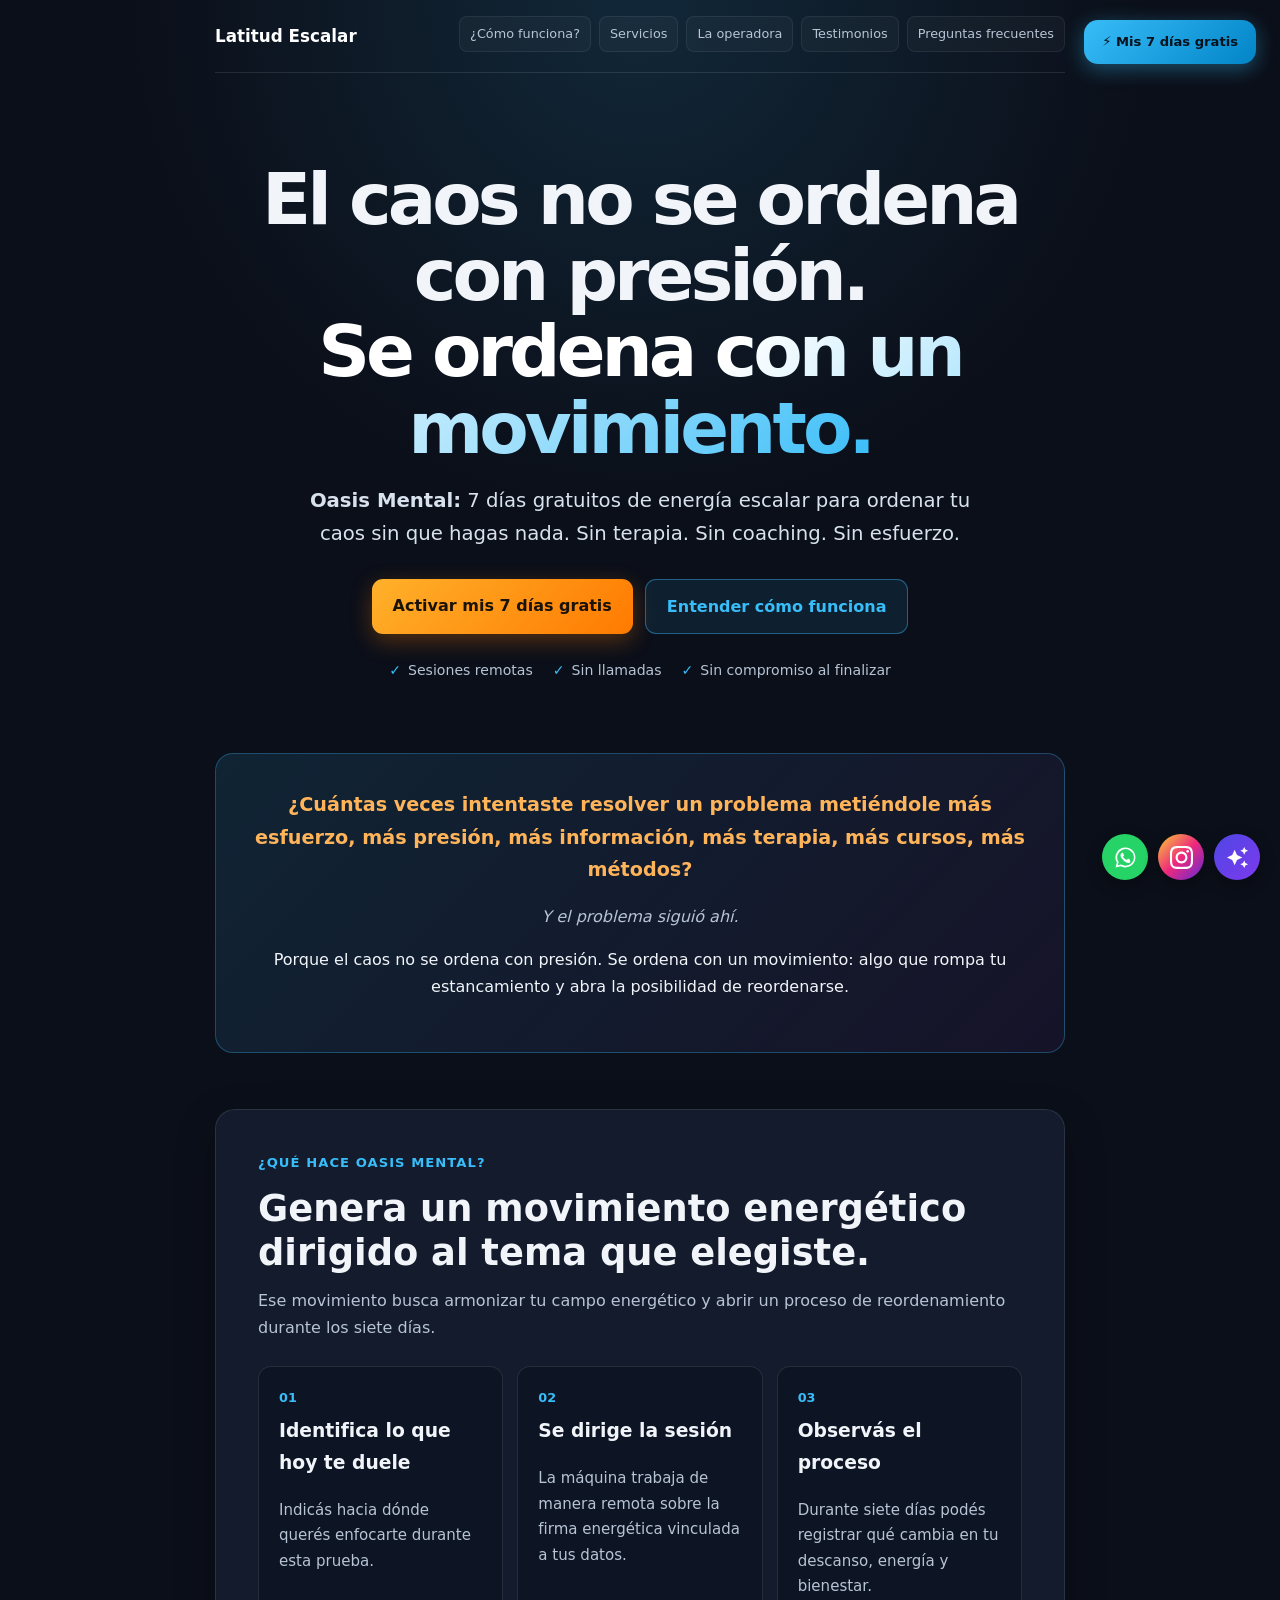
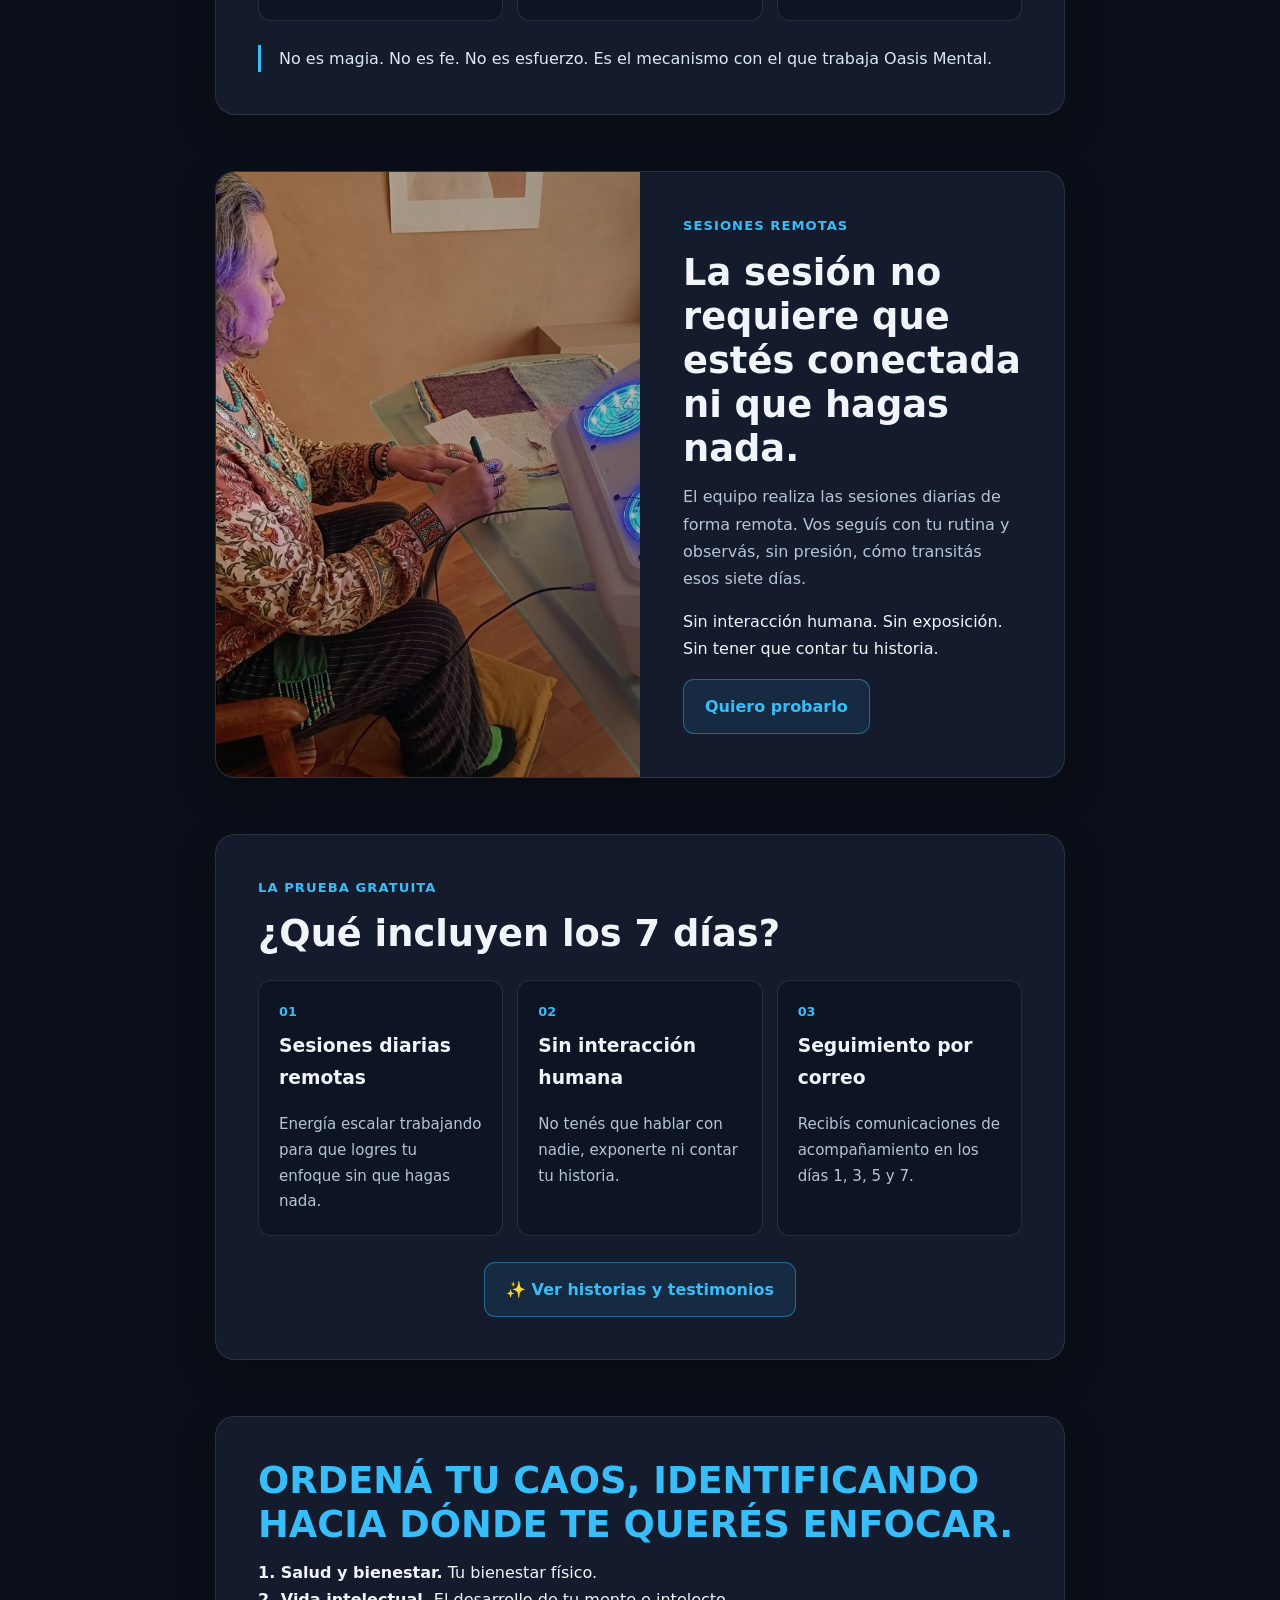
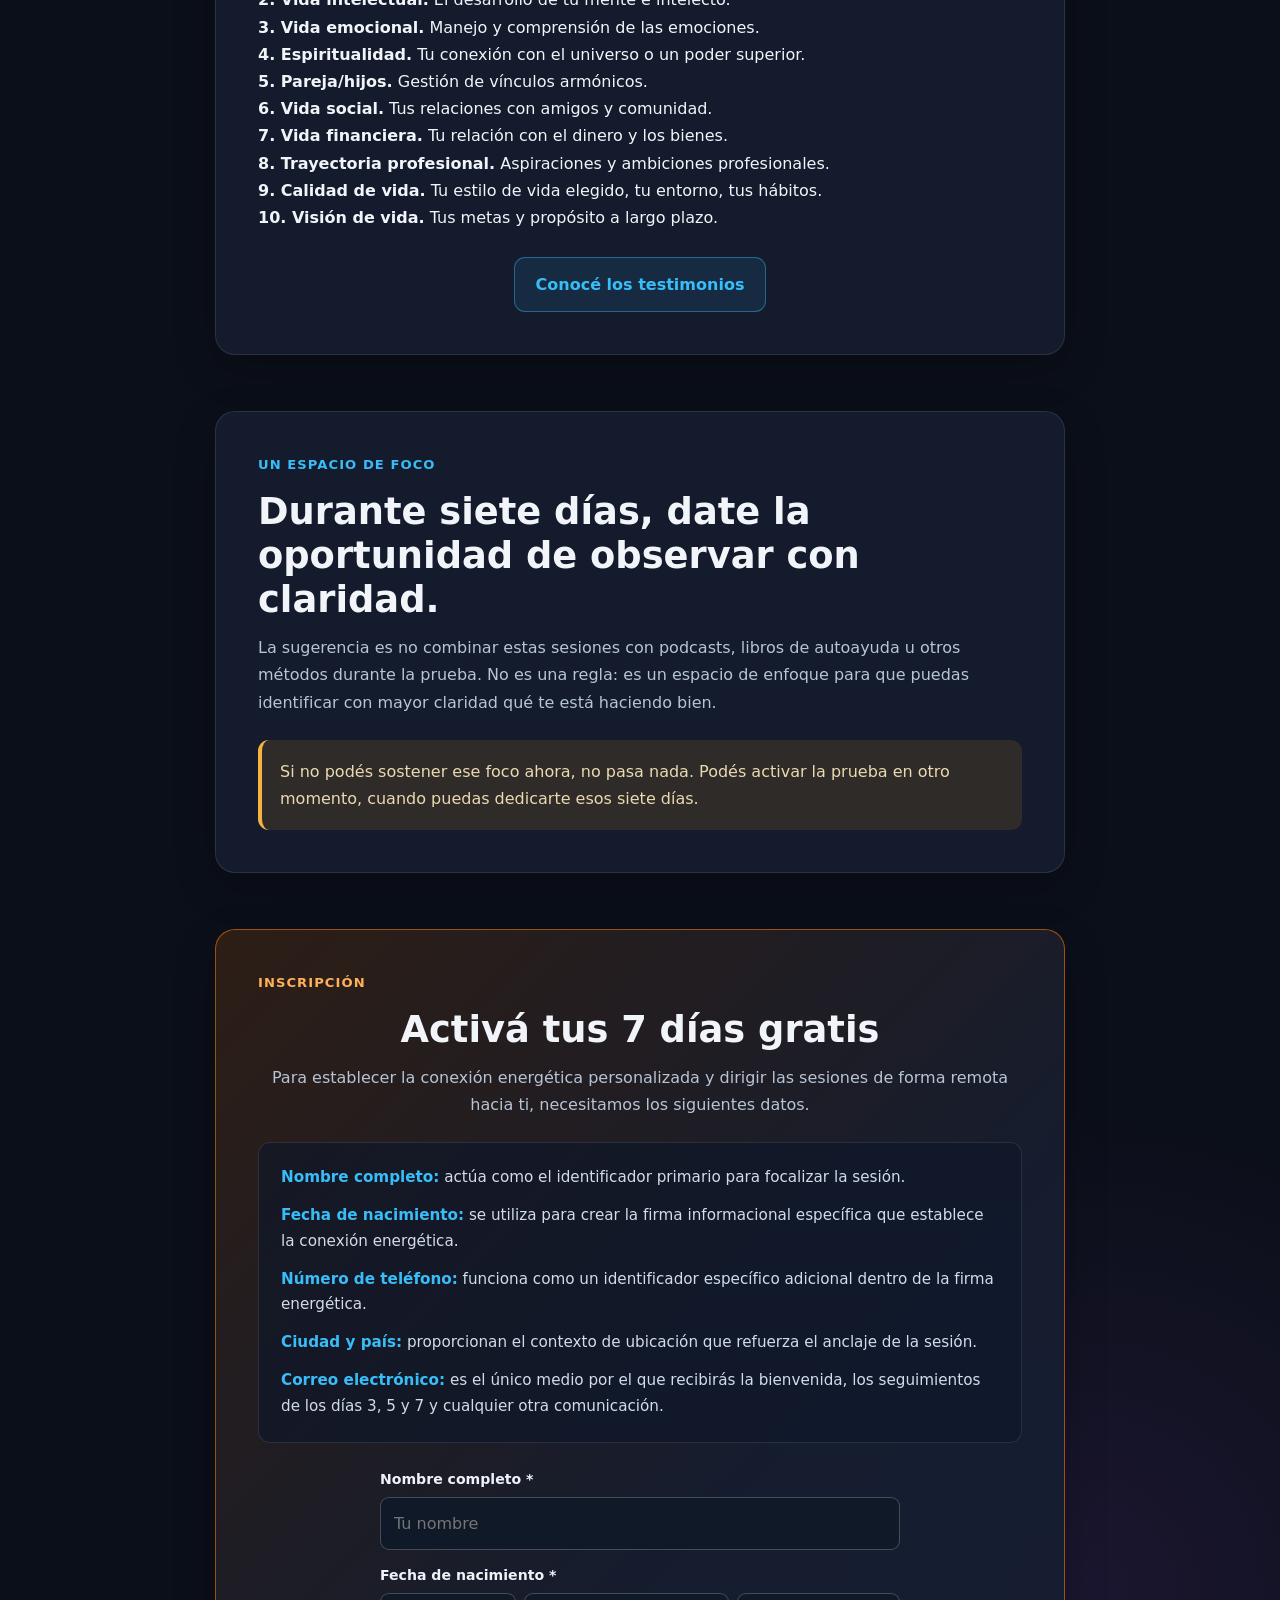
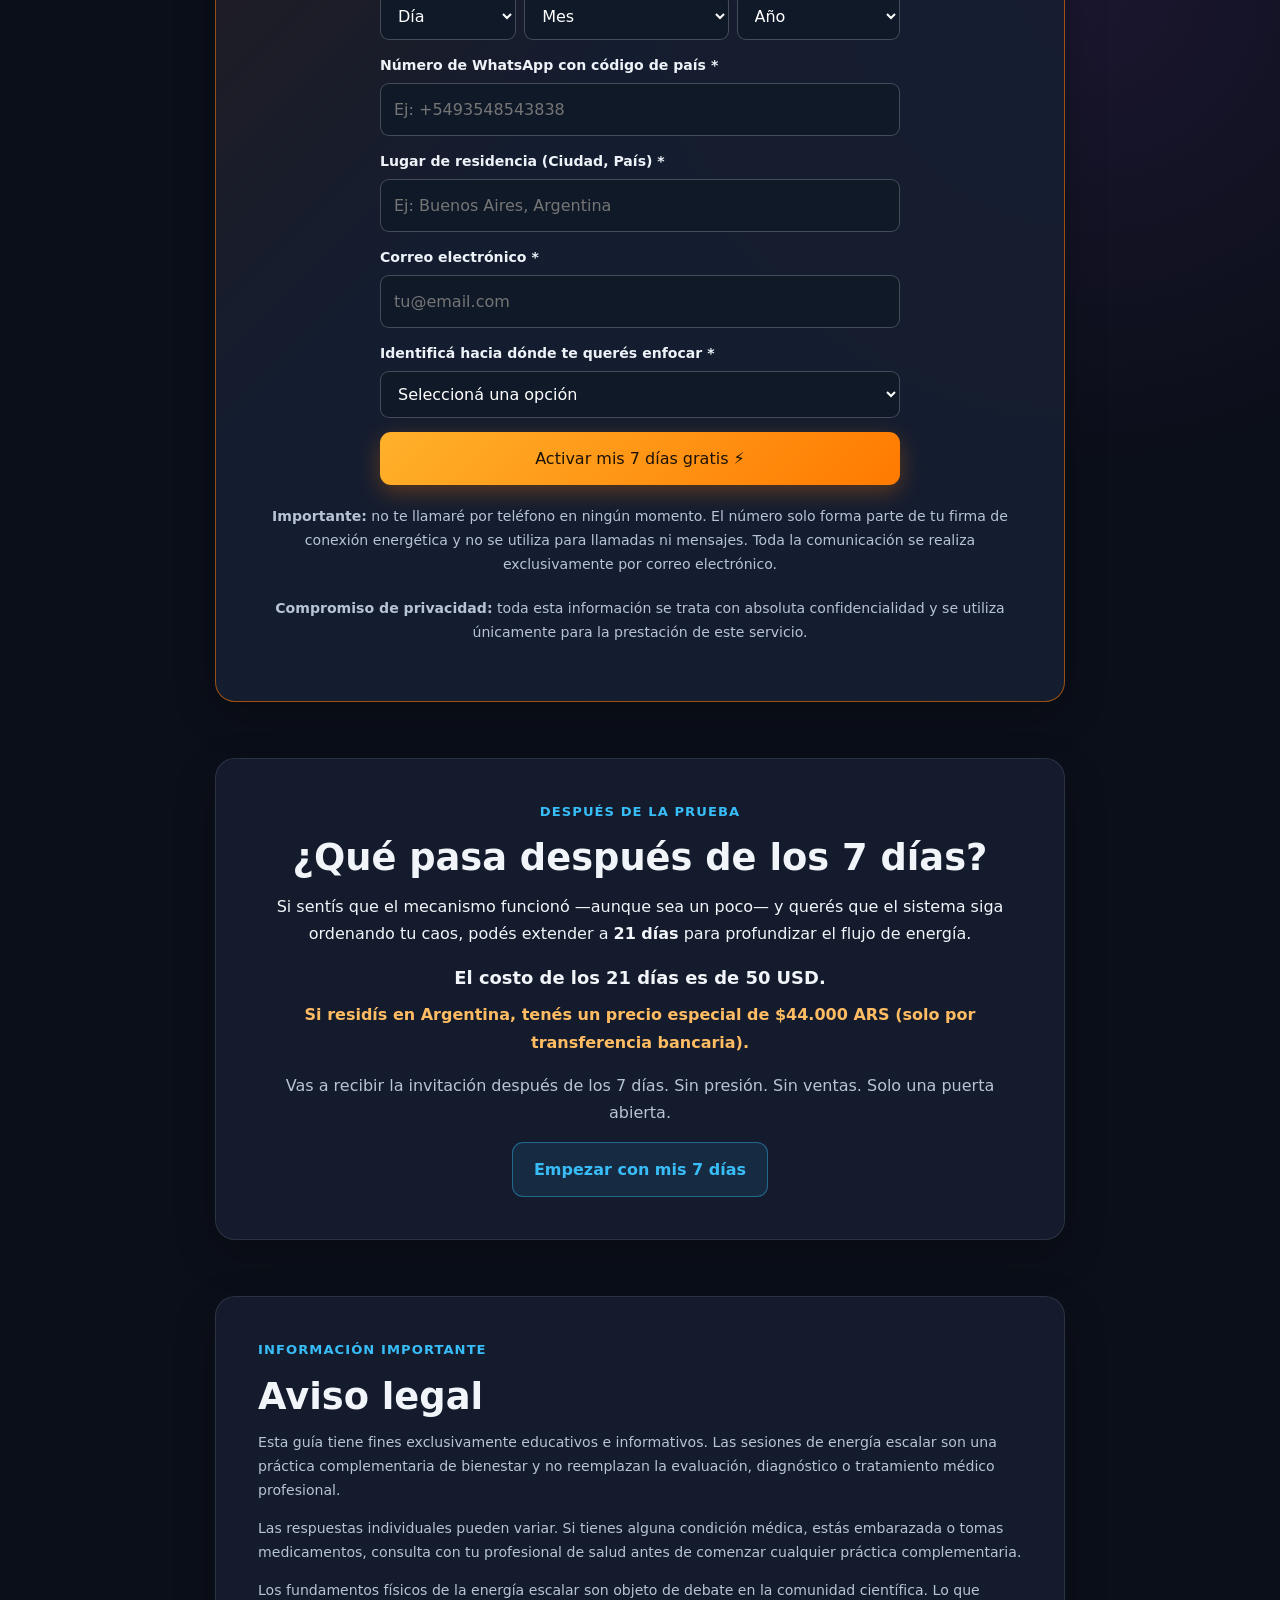
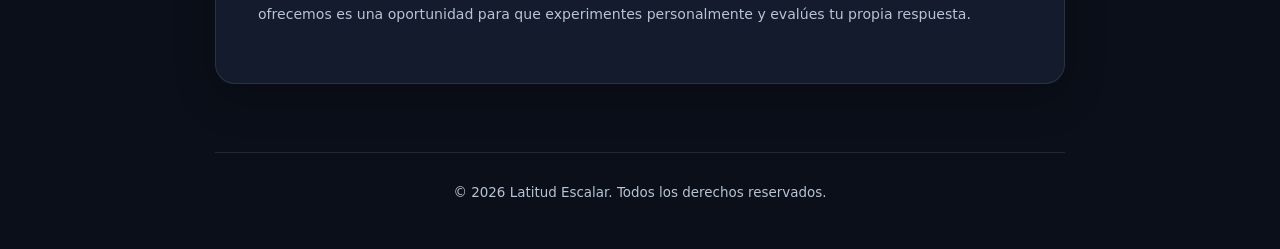
<file: index.html>
<!DOCTYPE html>
<html lang="es">
<head>
  <meta charset="UTF-8">
  <meta name="viewport" content="width=device-width, initial-scale=1.0">
  <meta name="description" content="Oasis Mental: 7 días gratuitos de sesiones remotas de energía escalar.">
  <title>Oasis Mental — Latitud Escalar</title>

  <style>
    :root {
      --bg: #0b0f19;
      --card: rgba(22, 30, 49, .80);
      --sky: #38bdf8;
      --orange: #ff7a00;
      --text: #f1f5f9;
      --muted: #b7c4d5;
      --line: rgba(255,255,255,.10);
    }

    * { box-sizing: border-box; }
    html { scroll-behavior: smooth; }

    body {
      margin: 0;
      color: var(--text);
      font-family: "Segoe UI", system-ui, -apple-system, sans-serif;
      line-height: 1.7;
      background:
        radial-gradient(circle at 50% 0, rgba(56,189,248,.14), transparent 32rem),
        radial-gradient(circle at 85% 72%, rgba(168,85,247,.10), transparent 30rem),
        var(--bg);
    }

    .container {
      width: min(100% - 32px, 850px);
      margin: auto;
    }

    .top-nav-container {
      display: flex;
      justify-content: space-between;
      align-items: center;
      gap: 15px;
      padding: 16px 0;
      border-bottom: 1px solid var(--line);
    }

    .brand-logo {
      color: white;
      font-size: 1.05rem;
      font-weight: 800;
      text-decoration: none;
      white-space: nowrap;
    }

    .nav-links {
      display: flex;
      gap: 8px;
      max-width: 100%;
      overflow-x: auto;
      padding-bottom: 4px;
      scrollbar-width: none;
    }

    .nav-links::-webkit-scrollbar { display: none; }

    .nav-links a {
      padding: 6px 10px;
      color: var(--muted);
      font-size: .8rem;
      text-decoration: none;
      white-space: nowrap;
      background: rgba(255,255,255,.03);
      border: 1px solid rgba(255,255,255,.07);
      border-radius: 8px;
    }

    .nav-links a:hover {
      color: var(--sky);
      border-color: rgba(56,189,248,.40);
    }

    .hero {
      padding: 70px 0 42px;
      text-align: center;
    }

    .badge {
      display: inline-flex;
      align-items: center;
      gap: 8px;
      padding: 7px 13px;
      color: var(--sky);
      font-size: .8rem;
      font-weight: 800;
      letter-spacing: .06em;
      text-transform: uppercase;
      background: rgba(56,189,248,.10);
      border: 1px solid rgba(56,189,248,.32);
      border-radius: 99px;
    }

    .badge::before {
      width: 7px;
      height: 7px;
      content: "";
      background: var(--sky);
      border-radius: 50%;
      box-shadow: 0 0 12px var(--sky);
    }

    h1, h2, h3, p { margin-top: 0; }

    h1 {
      max-width: 790px;
      margin: 18px auto;
      font-size: clamp(2.35rem, 7vw, 4.5rem);
      line-height: 1.06;
      letter-spacing: -.055em;
    }

    h2 {
      margin-bottom: 12px;
      font-size: clamp(1.65rem, 4vw, 2.3rem);
      line-height: 1.2;
    }

    .gradient {
      color: transparent;
      background: linear-gradient(130deg, #fff 38%, var(--sky));
      -webkit-background-clip: text;
      background-clip: text;
    }

    .lead {
      max-width: 690px;
      margin: 0 auto 28px;
      color: #d8e2ee;
      font-size: clamp(1.05rem, 2.6vw, 1.23rem);
    }

    .actions {
      display: flex;
      justify-content: center;
      flex-wrap: wrap;
      gap: 12px;
    }

    .button {
      display: inline-block;
      padding: 13px 21px;
      font-weight: 800;
      text-decoration: none;
      border-radius: 11px;
      transition: transform .2s;
    }

    .button:hover { transform: translateY(-2px); }

    .primary {
      color: #1b1208;
      background: linear-gradient(135deg, #ffb12b, var(--orange));
      box-shadow: 0 7px 22px rgba(255,122,0,.30);
    }

    .secondary {
      color: var(--sky);
      background: rgba(56,189,248,.10);
      border: 1px solid rgba(56,189,248,.42);
    }

    .trust {
      display: flex;
      justify-content: center;
      flex-wrap: wrap;
      gap: 8px 20px;
      margin-top: 25px;
      color: var(--muted);
      font-size: .88rem;
    }

    .trust span::before {
      margin-right: 7px;
      color: var(--sky);
      font-weight: 900;
      content: "✓";
    }

    section { padding: 28px 0; }

    .card {
      padding: clamp(24px, 5vw, 42px);
      background: var(--card);
      border: 1px solid var(--line);
      border-radius: 20px;
      box-shadow: 0 14px 42px rgba(0,0,0,.23);
    }

    .section-label {
      color: var(--sky);
      font-size: .82rem;
      font-weight: 800;
      letter-spacing: .08em;
      text-transform: uppercase;
    }

    .muted { color: var(--muted); }

    .question {
      padding: clamp(24px, 5vw, 35px);
      text-align: center;
      background: linear-gradient(135deg, rgba(56,189,248,.12), rgba(168,85,247,.07));
      border: 1px solid rgba(56,189,248,.30);
      border-radius: 18px;
    }

    .question strong {
      color: #ffb45a;
      font-size: 1.2rem;
    }

    .grid {
      display: grid;
      grid-template-columns: repeat(3, 1fr);
      gap: 14px;
      margin-top: 24px;
    }

    .item {
      padding: 20px;
      background: rgba(8,15,28,.45);
      border: 1px solid var(--line);
      border-radius: 13px;
    }

    .number {
      display: block;
      margin-bottom: 7px;
      color: var(--sky);
      font-size: .8rem;
      font-weight: 850;
    }

    .item p {
      margin-bottom: 0;
      color: var(--muted);
      font-size: .94rem;
    }

    .machine {
      display: grid;
      grid-template-columns: 1fr 1fr;
      padding: 0;
      overflow: hidden;
    }

    .machine-photo {
      min-height: 340px;
      background:
        linear-gradient(90deg, rgba(11,15,25,.05), rgba(11,15,25,.30)),
        url("./laura-maquina.jpg") center / cover;
    }

    .machine-copy {
      align-self: center;
      padding: clamp(25px, 5vw, 43px);
    }

    .quote {
      padding-left: 18px;
      margin: 24px 0 0;
      color: #dce8f5;
      border-left: 3px solid var(--sky);
    }

    .topics {
      display: grid;
      grid-template-columns: repeat(2, 1fr);
      gap: 11px;
      margin-top: 22px;
    }

    .topic {
      padding: 15px;
      color: #dce6f2;
      background: rgba(255,255,255,.035);
      border: 1px solid rgba(255,255,255,.06);
      border-radius: 11px;
    }

    .topic strong { color: var(--sky); }

    .focus-note {
      padding: 18px;
      margin-top: 24px;
      color: #ead9b1;
      background: rgba(245,158,11,.12);
      border-left: 4px solid #f5b342;
      border-radius: 11px;
    }

    .registration {
      background: linear-gradient(135deg, rgba(255,122,0,.14), rgba(22,30,49,.92) 50%);
      border-color: rgba(255,122,0,.56);
    }

    .data-explanation {
      display: grid;
      gap: 12px;
      padding: 22px;
      margin: 24px 0;
      background: rgba(15,23,42,.66);
      border: 1px solid var(--line);
      border-radius: 12px;
    }

    .data-explanation p {
      margin: 0;
      color: #d1dce9;
      font-size: .95rem;
    }

    .data-explanation strong { color: var(--sky); }

    form {
      display: grid;
      gap: 14px;
      max-width: 520px;
      margin: 25px auto 0;
      text-align: left;
    }

    label {
      display: block;
      margin-bottom: 5px;
      color: #eef3f9;
      font-size: .88rem;
      font-weight: 750;
    }

    input, select {
      width: 100%;
      padding: 12px 13px;
      color: white;
      font: inherit;
      background: #101928;
      border: 1px solid rgba(255,255,255,.22);
      border-radius: 9px;
    }

    input:focus, select:focus {
      outline: 2px solid var(--sky);
      outline-offset: 2px;
    }

    .minor-message {
      display: none;
      padding: 19px;
      margin: 20px 0;
      color: #064e3b;
      text-align: center;
      background: #ecfdf5;
      border: 2px solid #34d399;
      border-radius: 12px;
      box-shadow: 0 0 0 4px rgba(52,211,153,.14);
    }

    .minor-message strong {
      color: #065f46;
      font-size: 1rem;
    }

    .minor-message a {
      color: #047857;
      font-weight: 850;
    }

    .privacy,
    .legal {
      color: var(--muted);
      font-size: .88rem;
    }

    .privacy {
      margin-top: 20px;
      text-align: center;
    }

    .floating-desktop-cta {
      position: fixed;
      top: 25px;
      right: 25px;
      z-index: 40;
      padding: 11px 20px;
      color: #112132;
      font-size: .92rem;
      font-weight: 850;
      text-decoration: none;
      background: linear-gradient(135deg, var(--sky), #0284c7);
      border-radius: 14px;
      box-shadow: 0 5px 20px rgba(56,189,248,.38);
    }

    .floating-container {
      position: fixed;
      right: 20px;
      bottom: 20px;
      z-index: 30;
      display: flex;
      align-items: center;
      gap: 10px;
    }

    .floating-socials {
      display: flex;
      gap: 10px;
    }

    .floating-mobile-cta {
      display: none;
      padding: 12px 17px;
      color: #112132;
      font-size: .85rem;
      font-weight: 850;
      text-decoration: none;
      background: linear-gradient(135deg, var(--sky), #0284c7);
      border-radius: 50px;
    }

    .float-btn {
      display: flex;
      width: 48px;
      height: 48px;
      align-items: center;
      justify-content: center;
      color: white;
      background: transparent;
      border: 0;
      border-radius: 50%;
      box-shadow: 0 4px 14px rgba(0,0,0,.35);
      cursor: pointer;
      text-decoration: none;
    }

    .float-btn:hover { transform: scale(1.08); }

    .float-btn svg {
      width: 24px;
      height: 24px;
      fill: currentColor;
    }

    .btn-whatsapp { background: #25d366; }

    .btn-instagram {
      background: radial-gradient(circle at 30% 107%, #fdf497 0%, #fdf497 5%, #fd5949 45%, #d6249f 60%, #285aeb 90%);
    }

    .btn-gemini {
      background: linear-gradient(135deg, #1e1b4b, #4f46e5);
      border: 1px solid rgba(255,255,255,.2);
    }

    .chat-widget {
      display: none;
      position: fixed;
      right: 20px;
      bottom: 85px;
      z-index: 45;
      flex-direction: column;
      width: min(340px, calc(100vw - 40px));
      height: 440px;
      overflow: hidden;
      background: #0f172a;
      border: 1px solid rgba(255,255,255,.15);
      border-radius: 16px;
      box-shadow: 0 10px 30px rgba(0,0,0,.5);
    }

    .chat-header {
      display: flex;
      justify-content: space-between;
      padding: 12px 16px;
      background: #1e1b4b;
    }

    .chat-header h4 { margin: 0; }
    .chat-header span { color: #c5c8ff; font-size: .75rem; }

    .chat-close {
      color: white;
      font-size: 21px;
      background: none;
      border: 0;
      cursor: pointer;
    }

    .chat-messages {
      display: flex;
      flex: 1;
      flex-direction: column;
      gap: 10px;
      padding: 14px;
      overflow: auto;
      font-size: .84rem;
    }


    .chat-msg {
  max-width: 84%;
  padding: 9px 12px;
  line-height: 1.45;
  border-radius: 12px;
  overflow-wrap:anywhere;
  word-break:break-word;
}

    .msg-bot {
      align-self: flex-start;
      color: #e2e8f0;
      background: #1e293b;
    }

    .msg-user {
      align-self: flex-end;
      background: #4f46e5;
    }

    .chat-input-area {
      display: flex;
      gap: 7px;
      padding: 10px;
      border-top: 1px solid rgba(255,255,255,.1);
    }

    .chat-input-area input {
      padding: 8px 10px;
      font-size: .84rem;
    }

    .chat-input-area button {
      padding: 8px 12px;
      color: white;
      background: #4f46e5;
      border: 0;
      border-radius: 8px;
      cursor: pointer;
    }

    footer {
      padding: 29px 0 45px;
      margin-top: 40px;
      color: var(--muted);
      font-size: .84rem;
      text-align: center;
      border-top: 1px solid var(--line);
    }

    @media (min-width: 768px) and (max-width: 1500px) {
  .floating-desktop-cta {
    top: 112px;
    right: 24px;
    padding: 9px 15px;
    font-size: .82rem;
    border-radius: 12px;
  }
}

    
    @media (max-width: 767px) {
      .top-nav-container {
        align-items: flex-start;
        flex-direction: column;
      }

      .nav-links { width: 100%; }
      .hero { padding: 47px 0 25px; }
      .grid, .topics, .machine { grid-template-columns: 1fr; }
      .machine-photo { min-height: 270px; }

      .floating-desktop-cta { display: none; }

      .floating-container {
        right: 15px;
        bottom: 15px;
        left: 15px;
        justify-content: space-between;
      }

      .floating-mobile-cta { display: block; }

      .floating-socials { gap: 7px; }

      .float-btn {
        width: 42px;
        height: 42px;
      }
    }
  </style>

  <link rel="stylesheet" href="./chatbot.css">
  <script src="./chatbot.js" defer></script>
  
</head>

<body>

  <div class="container">
    <header class="top-nav-container">
      <a class="brand-logo" href="./index.html">Latitud Escalar</a>

      <nav class="nav-links" aria-label="Navegación principal">
        <a href="./como-funciona.html">¿Cómo funciona?</a>
        <a href="./servicios.html">Servicios</a>
        <a href="./sobre-mi.html">La operadora</a>
        <a href="./testimonios.html">Testimonios</a>
        <a href="./preguntas-frecuentes.html">Preguntas frecuentes</a>
      </nav>
    </header>

    <main>
      <section class="hero">
   
        <h1>
          El caos no se ordena con presión.<br>
          <span class="gradient">Se ordena con un movimiento.</span>
        </h1>

        <p class="lead">
          <strong>Oasis Mental:</strong> 7 días gratuitos de energía escalar para ordenar tu caos sin que hagas nada. Sin terapia. Sin coaching. Sin esfuerzo.
        </p>

        <div class="actions">
          <a class="button primary" href="#registro">Activar mis 7 días gratis</a>
          <a class="button secondary" href="./como-funciona.html">Entender cómo funciona</a>
        </div>

        <div class="trust">
          <span>Sesiones remotas</span>
          <span>Sin llamadas</span>
          <span>Sin compromiso al finalizar</span>
        </div>
      </section>

      <section>
        <div class="question">
          <p>
            <strong>¿Cuántas veces intentaste resolver un problema metiéndole más esfuerzo, más presión, más información, más terapia, más cursos, más métodos?</strong>
          </p>

          <p style="color:var(--muted);font-style:italic;">Y el problema siguió ahí.</p>

          <p>
            Porque el caos no se ordena con presión. Se ordena con un movimiento: algo que rompa tu estancamiento y abra la posibilidad de reordenarse.
          </p>
        </div>
      </section>

      <section>
        <div class="card">
          <p class="section-label">¿QUÉ HACE OASIS MENTAL?</p>
          <h2>Genera un movimiento energético dirigido al tema que elegiste.</h2>

          <p class="muted">
            Ese movimiento busca armonizar tu campo energético y abrir un proceso de reordenamiento durante los siete días.
          </p>

          <div class="grid">
            <div class="item">
              <span class="number">01</span>
              <h3>Identifica lo que hoy te duele</h3>
              <p>Indicás hacia dónde querés enfocarte durante esta prueba.</p>
            </div>

            <div class="item">
              <span class="number">02</span>
              <h3>Se dirige la sesión</h3>
              <p>La máquina trabaja de manera remota sobre la firma energética vinculada a tus datos.</p>
            </div>

            <div class="item">
              <span class="number">03</span>
              <h3>Observás el proceso</h3>
              <p>Durante siete días podés registrar qué cambia en tu descanso, energía y bienestar.</p>
            </div>
          </div>

          <p class="quote">
            No es magia. No es fe. No es esfuerzo. Es el mecanismo con el que trabaja Oasis Mental.
          </p>
        </div>
      </section>

      <section>
        <div class="card machine">
          <div class="machine-photo" role="img" aria-label="Laura trabajando con la máquina de energía escalar"></div>

          <div class="machine-copy">
            <p class="section-label">Sesiones remotas</p>
            <h2>La sesión no requiere que estés conectada ni que hagas nada.</h2>

            <p class="muted">
              El equipo realiza las sesiones diarias de forma remota. Vos seguís con tu rutina y observás, sin presión, cómo transitás esos siete días.
            </p>

            <p>Sin interacción humana. Sin exposición. Sin tener que contar tu historia.</p>

            <a class="button secondary" href="#registro">Quiero probarlo</a>
          </div>
        </div>
      </section>

      <section>
        <div class="card">
          <p class="section-label">La prueba gratuita</p>
          <h2>¿Qué incluyen los 7 días?</h2>

          <div class="grid">
            <div class="item">
              <span class="number">01</span>
              <h3>Sesiones diarias remotas</h3>
              <p>Energía escalar trabajando para que logres tu enfoque sin que hagas nada.</p>
            </div>

            <div class="item">
              <span class="number">02</span>
              <h3>Sin interacción humana</h3>
              <p>No tenés que hablar con nadie, exponerte ni contar tu historia.</p>
            </div>

            <div class="item">
              <span class="number">03</span>
              <h3>Seguimiento por correo</h3>
              <p>Recibís comunicaciones de acompañamiento en los días 1, 3, 5 y 7.</p>
            </div>
          </div>

          <div class="actions" style="margin-top:26px;">
            <a class="button secondary" href="./testimonios.html">✨ Ver historias y testimonios</a>
          </div>
        </div>
      </section>

      <section>
        <div class="card">
          
         <h2 style="color:#38bdf8;">ORDENÁ TU CAOS, IDENTIFICANDO HACIA DÓNDE TE QUERÉS ENFOCAR.</h2>

         <div class="chaos-item">
  <strong>1. Salud y bienestar.</strong>
  Tu bienestar físico.
</div>

<div class="chaos-item">
  <strong>2. Vida intelectual.</strong>
  El desarrollo de tu mente e intelecto.
</div>

<div class="chaos-item">
  <strong>3. Vida emocional.</strong>
  Manejo y comprensión de las emociones.
</div>

<div class="chaos-item">
  <strong>4. Espiritualidad.</strong>
  Tu conexión con el universo o un poder superior.
</div>

<div class="chaos-item">
  <strong>5. Pareja/hijos.</strong>
  Gestión de vínculos armónicos.
</div>

<div class="chaos-item">
  <strong>6. Vida social.</strong>
  Tus relaciones con amigos y comunidad.
</div>

<div class="chaos-item">
  <strong>7. Vida financiera.</strong>
  Tu relación con el dinero y los bienes.
</div>

<div class="chaos-item">
  <strong>8. Trayectoria profesional.</strong>
  Aspiraciones y ambiciones profesionales.
</div>

<div class="chaos-item">
  <strong>9. Calidad de vida.</strong>
  Tu estilo de vida elegido, tu entorno, tus hábitos.
</div>

<div class="chaos-item">
  <strong>10. Visión de vida.</strong>
  Tus metas y propósito a largo plazo.
</div>

          <div class="actions" style="margin-top:26px;">
            <a class="button secondary" href="./testimonios.html">Conocé los testimonios</a>
          </div>
        </div>
      </section>

      <section>
        <div class="card">
          <p class="section-label">Un espacio de foco</p>
          <h2>Durante siete días, date la oportunidad de observar con claridad.</h2>

          <p class="muted">
            La sugerencia es no combinar estas sesiones con podcasts, libros de autoayuda u otros métodos durante la prueba. No es una regla: es un espacio de enfoque para que puedas identificar con mayor claridad qué te está haciendo bien.
          </p>

          <div class="focus-note">
            Si no podés sostener ese foco ahora, no pasa nada. Podés activar la prueba en otro momento, cuando puedas dedicarte esos siete días.
          </div>
        </div>
      </section>

      <section id="registro">
        <div class="card registration">
          <p class="section-label" style="color:#ffb05a;">Inscripción</p>
          <h2 style="text-align:center;">Activá tus 7 días gratis</h2>

          <p class="muted" style="text-align:center;">
            Para establecer la conexión energética personalizada y dirigir las sesiones de forma remota hacia ti, necesitamos los siguientes datos.
          </p>

          <div class="data-explanation">
            <p><strong>Nombre completo:</strong> actúa como el identificador primario para focalizar la sesión.</p>
            <p><strong>Fecha de nacimiento:</strong> se utiliza para crear la firma informacional específica que establece la conexión energética.</p>
            <p><strong>Número de teléfono:</strong> funciona como un identificador específico adicional dentro de la firma energética.</p>
            <p><strong>Ciudad y país:</strong> proporcionan el contexto de ubicación que refuerza el anclaje de la sesión.</p>
            <p><strong>Correo electrónico:</strong> es el único medio por el que recibirás la bienvenida, los seguimientos de los días 3, 5 y 7 y cualquier otra comunicación.</p>
          </div>

          <div id="minor-message" class="minor-message">
            <strong>La inscripción gratuita es para personas mayores de 16 años.</strong><br>
            Si querés inscribir a un menor, su padre, madre o tutor debe gestionarlo directamente con Laura.<br><br>

            <a href="https://wa.me/5493548543838?text=Hola%2C%20quiero%20consultar%20por%20la%20inscripci%C3%B3n%20de%20un%20menor%20de%2016%20a%C3%B1os." target="_blank" rel="noopener">
              Contactar a Laura por WhatsApp
            </a>
          </div>


          <form id="oasis-brevo-form">

          
            <div>
              <label for="NOMBRE">Nombre completo *</label>
              <input id="NOMBRE" name="NOMBRE" required placeholder="Tu nombre" autocomplete="name">
            </div>


            <div>
  <label>Fecha de nacimiento *</label>

  <div style="display:grid; grid-template-columns:1fr 1.5fr 1.2fr; gap:8px;">
    
    <select id="DIA_NACIMIENTO" required>
      <option value="">Día</option>
    </select>

    <select id="MES_NACIMIENTO" required>
      <option value="">Mes</option>
      <option value="01">Enero</option>
      <option value="02">Febrero</option>
      <option value="03">Marzo</option>
      <option value="04">Abril</option>
      <option value="05">Mayo</option>
      <option value="06">Junio</option>
      <option value="07">Julio</option>
      <option value="08">Agosto</option>
      <option value="09">Septiembre</option>
      <option value="10">Octubre</option>
      <option value="11">Noviembre</option>
      <option value="12">Diciembre</option>
    </select>

    <select id="ANIO_NACIMIENTO" required>
      <option value="">Año</option>
    </select>

  </div>

  <input
    type="hidden"
    id="FECHA_NACIMIENTO"
    name="FECHA_NACIMIENTO"
  >
</div>


         <div>
                <label for="WHATSAPP">Número de WhatsApp con código de país *</label>

            <div
                class="sib-sms-input"
                data-placeholder="WHATSAPP"
                data-required="1"
                data-country-code="AR"
                data-value=""
            >
              <input
                  type="tel"
                  id="WHATSAPP"
                  name="WHATSAPP"
                  required
                  placeholder="Ej: +5493548543838"
            >
            </div>
        </div>

            <div>
              <label for="RESIDENCIA">Lugar de residencia (Ciudad, País) *</label>
              <input id="RESIDENCIA" name="RESIDENCIA" required placeholder="Ej: Buenos Aires, Argentina">
            </div>

            <div>
              <label for="EMAIL">Correo electrónico *</label>
              <input id="EMAIL" name="EMAIL" type="email" required placeholder="tu@email.com" autocomplete="email">
            </div>

            <div>
              <label for="CAOS">Identificá hacia dónde te querés enfocar *</label>
              <select id="CAOS" name="CAOS" required>
                <option value="">Seleccioná una opción</option>
                <option value="Salud y bienestar">Salud y bienestar</option>
                <option value="Vida intelectual">Vida intelectual</option>
                <option value="Vida emocional">Vida emocional</option>
                <option value="Espiritualidad">Espiritualidad</option>
                <option value="Pareja/hijos">Pareja/hijos</option>
                <option value="Vida social">Vida social</option>
                <option value="Vida financiera">Vida financiera</option>
                <option value="Trayectoria profesional">Trayectoria profesional</option>
                <option value="Calidad de vida">Calidad de vida</option>
                <option value="Visión de vida">Visión de vida</option>
              </select>
            </div>

            <input type="text" name="email_address_check" value="" style="display:none">
            <input type="hidden" name="locale" value="es">

            <button class="button primary" id="btn-submit" type="submit" style="cursor:pointer;font:inherit;border:0;">
              Activar mis 7 días gratis ⚡
            </button>
          </form>

<div
  id="success-msg"
  style="
    display:none;
    background:#ecfdf5;
    border:2px solid #34d399;
    border-radius:14px;
    padding:24px 28px;
    text-align:center;
    color:#064e3b;
    margin-top:18px;
  "
>
  <h3 style="margin:0 0 14px 0;">¡REGISTRO EXITOSO! ✨</h3>

  <p style="margin:0 0 14px 0;">
    Recuerda no combinar esta experiencia con otras herramientas.
    Date el tiempo para experimentarla por sí sola.
  </p>

  <p style="margin:0;">
    Si durante el día no recibes el correo de bienvenida,
    escríbeme a
    <a href="mailto:contacto.latitudescalar@gmail.com">
      contacto.latitudescalar@gmail.com
    </a>
    o
    <a
      href="https://wa.me/5493548543838?text=Hola%2C%20me%20registr%C3%A9%20en%20Oasis%20Mental%20y%20no%20he%20recibido%20el%20correo%20de%20bienvenida."
      target="_blank"
      rel="noopener noreferrer"
    >contáctame por WhatsApp</a>.
  </p>
</div>         


          
          <p class="privacy">
            <strong>Importante:</strong> no te llamaré por teléfono en ningún momento. El número solo forma parte de tu firma de conexión energética y no se utiliza para llamadas ni mensajes. Toda la comunicación se realiza exclusivamente por correo electrónico.
          </p>

          <p class="privacy">
            <strong>Compromiso de privacidad:</strong> toda esta información se trata con absoluta confidencialidad y se utiliza únicamente para la prestación de este servicio.
          </p>
        </div>
      </section>

      <section>
        <div class="card" style="text-align:center;">
          <p class="section-label">Después de la prueba</p>
          <h2>¿Qué pasa después de los 7 días?</h2>

          <p>
            Si sentís que el mecanismo funcionó —aunque sea un poco— y querés que el sistema siga ordenando tu caos, podés extender a <strong>21 días</strong> para profundizar el flujo de energía.
          </p>

          <p style="font-size:1.12rem;font-weight:850;margin-bottom:8px;">
            El costo de los 21 días es de 50 USD.
          </p>

          <p style="color:#ffbc63;font-weight:750;">
            Si residís en Argentina, tenés un precio especial de $44.000 ARS (solo por transferencia bancaria).
          </p>

          <p class="muted">
            Vas a recibir la invitación después de los 7 días. Sin presión. Sin ventas. Solo una puerta abierta.
          </p>

          <a class="button secondary" href="#registro">Empezar con mis 7 días</a>
        </div>
      </section>

      <section>
        <div class="card">
          <p class="section-label">Información importante</p>
          <h2>Aviso legal</h2>

          <p class="legal">
            Esta guía tiene fines exclusivamente educativos e informativos. Las sesiones de energía escalar son una práctica complementaria de bienestar y no reemplazan la evaluación, diagnóstico o tratamiento médico profesional.
          </p>

          <p class="legal">
            Las respuestas individuales pueden variar. Si tienes alguna condición médica, estás embarazada o tomas medicamentos, consulta con tu profesional de salud antes de comenzar cualquier práctica complementaria.
          </p>

          <p class="legal">
            Los fundamentos físicos de la energía escalar son objeto de debate en la comunidad científica. Lo que ofrecemos es una oportunidad para que experimentes personalmente y evalúes tu propia respuesta.
          </p>
        </div>
      </section>
    </main>

    <footer>© 2026 Latitud Escalar. Todos los derechos reservados.</footer>
  </div>

  <script>
               

    const form = document.getElementById("oasis-brevo-form");
const birth = document.getElementById("FECHA_NACIMIENTO");
const birthDay = document.getElementById("DIA_NACIMIENTO");
const birthMonth = document.getElementById("MES_NACIMIENTO");
const birthYear = document.getElementById("ANIO_NACIMIENTO");
const minorMessage = document.getElementById("minor-message");
const submitButton = document.getElementById("btn-submit");

/* Crear los días */
for (let i = 1; i <= 31; i++) {
  const option = document.createElement("option");
  option.value = String(i).padStart(2, "0");
  option.textContent = i;
  birthDay.appendChild(option);
}

/* Crear los años */
const currentYear = new Date().getFullYear();

for (let year = currentYear; year >= 1920; year--) {
  const option = document.createElement("option");
  option.value = year;
  option.textContent = year;
  birthYear.appendChild(option);
}

/* Construir la fecha que recibirá Brevo */
function updateBirthDate() {
  if (birthDay.value && birthMonth.value && birthYear.value) {
    birth.value =
      birthDay.value + "-" +
      birthMonth.value + "-" +
      birthYear.value;
  } else {
    birth.value = "";
  }

  validateAge();
}

birthDay.addEventListener("change", updateBirthDate);
birthMonth.addEventListener("change", updateBirthDate);
birthYear.addEventListener("change", updateBirthDate);
    

    function getAge(value) {
      const match = /^(\d{2})-(\d{2})-(\d{4})$/.exec(value);

      if (!match) return null;

      const date = new Date(+match[3], +match[2] - 1, +match[1]);

      if (
        date.getFullYear() !== +match[3] ||
        date.getMonth() !== +match[2] - 1 ||
        date.getDate() !== +match[1]
      ) {
        return null;
      }

      const today = new Date();
      let age = today.getFullYear() - date.getFullYear();

      const birthdayHasNotHappened =
        today.getMonth() < date.getMonth() ||
        (today.getMonth() === date.getMonth() && today.getDate() < date.getDate());

      if (birthdayHasNotHappened) age--;

      return age;
    }

    function validateAge() {
      const age = getAge(birth.value);
      const blocked = age !== null && age <= 16;

      minorMessage.style.display = blocked ? "block" : "none";
      submitButton.disabled = blocked;
      submitButton.style.opacity = blocked ? ".55" : "1";

      return !blocked;
    }

    form.addEventListener("submit", async function(event) {
  event.preventDefault();

  if (!validateAge()) {
    return;
  }

  const nombre = document.getElementById("NOMBRE").value.trim();
  const whatsapp = document.getElementById("WHATSAPP").value.trim();
  const residencia = document.getElementById("RESIDENCIA").value.trim();
  const email = document.getElementById("EMAIL").value.trim();
  const caos = document.getElementById("CAOS").value;

  const fechaNacimiento =
    birthYear.value + "-" +
    birthMonth.value + "-" +
    birthDay.value;

  submitButton.disabled = true;
  submitButton.textContent = "Enviando...";

  try {
    const response = await fetch(
      "https://oasis-form.contacto-latitudescalar.workers.dev/",
      {
        method: "POST",
        headers: {
          "Content-Type": "application/json"
        },
        body: JSON.stringify({
          nombre,
          fechaNacimiento,
          whatsapp,
          residencia,
          email,
          caos
        })
      }
    );

    const result = await response.json();

    if (!response.ok || !result.ok) {
      throw new Error(result.message || "No se pudo completar el registro");
    }

    form.style.display = "none";
    document.getElementById("success-msg").style.display = "block";

  } catch (error) {
    alert(
      "No pudimos completar tu inscripción. Por favor, intenta nuevamente en unos minutos."
    );

    submitButton.disabled = false;
    submitButton.textContent = "Activar mis 7 días gratis ⚡";
  }
});

  </script>
</body>
</html>
</file>
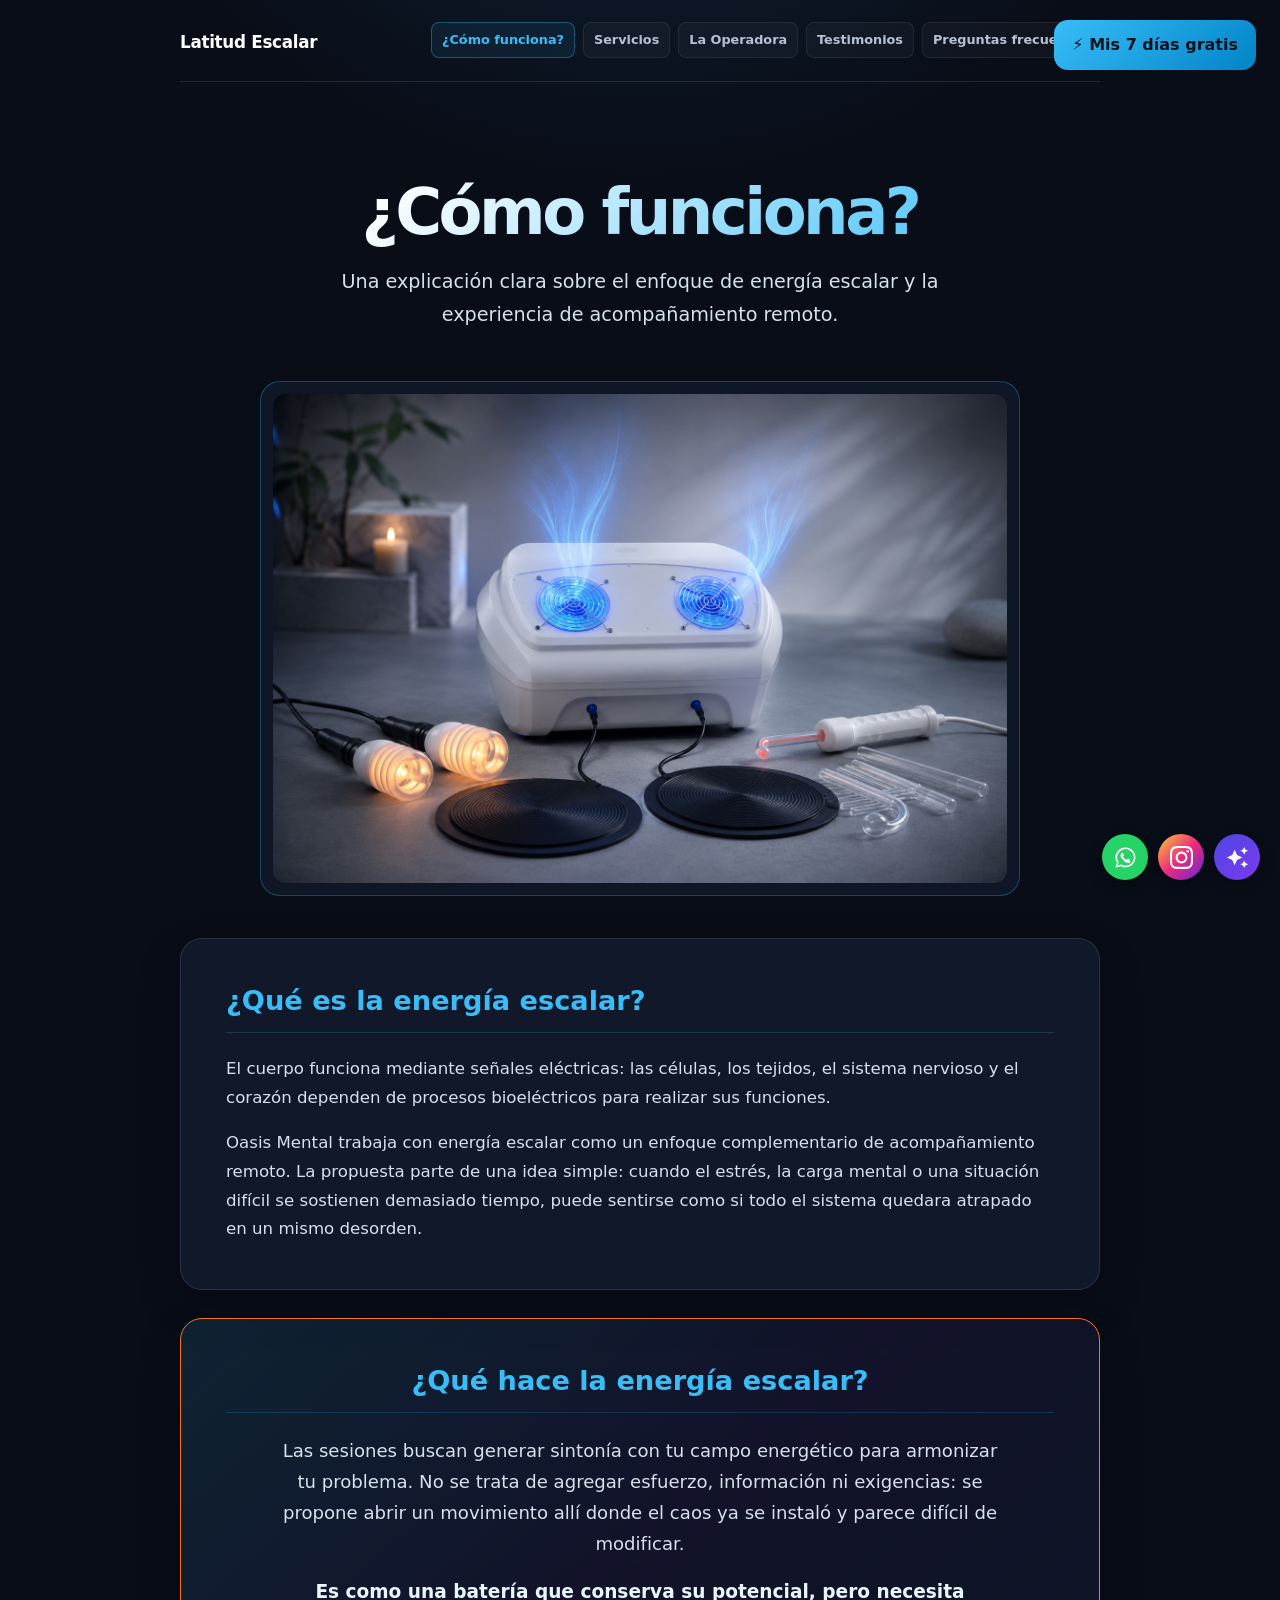
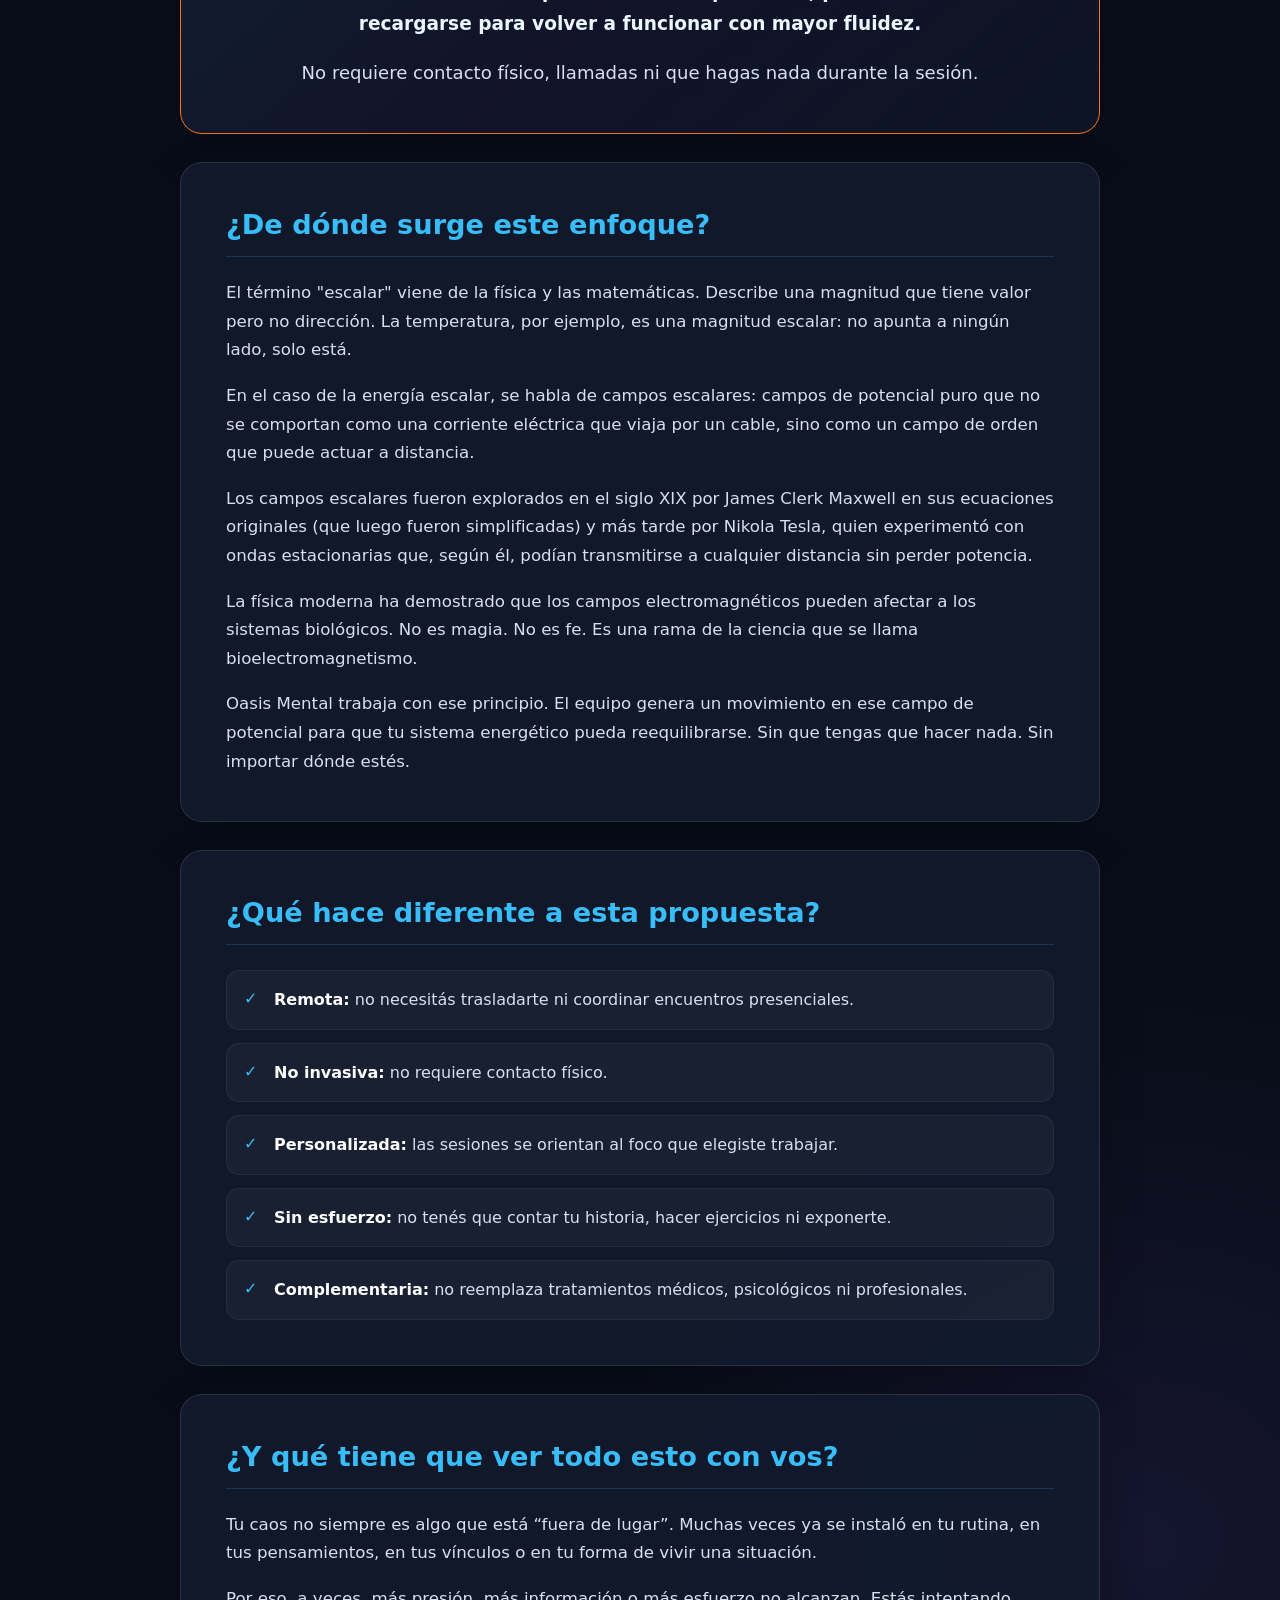
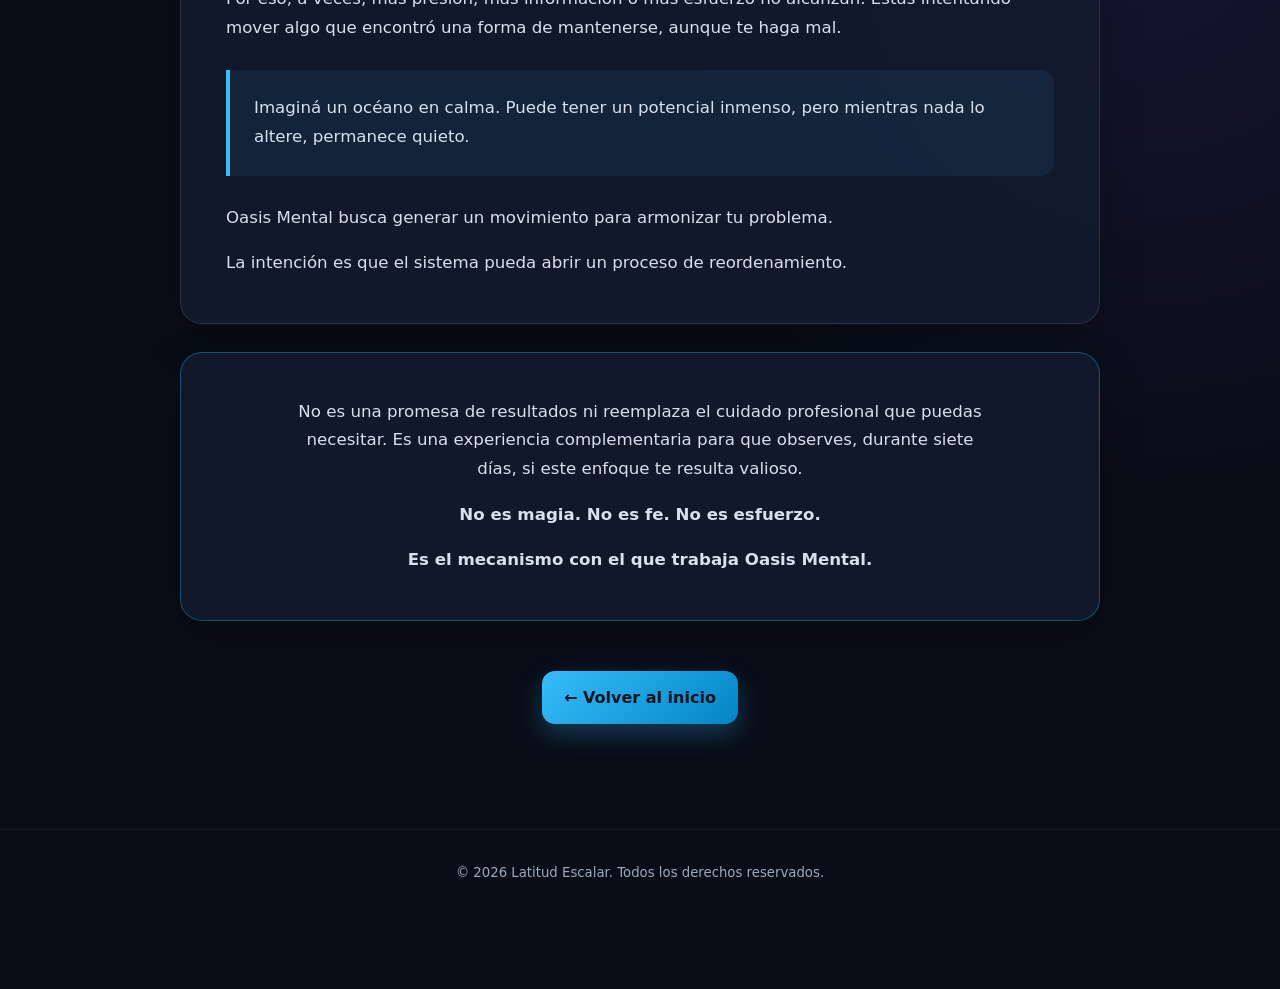
<file: como-funciona.html>
<!DOCTYPE html>
<html lang="es">
<head>
  <meta charset="UTF-8">
  <meta name="viewport" content="width=device-width, initial-scale=1.0">
  <title>¿Cómo funciona? | Latitud Escalar</title>
  <style>
    :root {
      --bg: #090d18;
      --surface: rgba(19, 28, 47, .82);
      --surface-soft: rgba(15, 23, 42, .72);
      --text: #f4f8ff;
      --muted: #b6c2d3;
      --blue: #38bdf8;
      --blue-dark: #0284c7;
      --line: rgba(255,255,255,.11);
    }

    * { box-sizing: border-box; }
    html { scroll-behavior: smooth; }

    body {
      margin: 0;
      min-width: 320px;
      color: var(--text);
      background:
        radial-gradient(circle at 50% -10%, rgba(56,189,248,.17), transparent 38rem),
        radial-gradient(circle at 90% 75%, rgba(124,92,255,.10), transparent 34rem),
        var(--bg);
      font-family: "Segoe UI", system-ui, -apple-system, BlinkMacSystemFont, sans-serif;
      line-height: 1.72;
    }

    a { color: inherit; }
    .container { width: min(100% - 32px, 920px); margin: 0 auto; }

    .top-nav-container {
      display: flex;
      justify-content: space-between;
      align-items: center;
      gap: 16px;
      padding: 20px 0 16px;
      border-bottom: 1px solid var(--line);
    }

    .brand-logo {
      color: #fff;
      font-size: 1.05rem;
      font-weight: 800;
      letter-spacing: -.3px;
      text-decoration: none;
      white-space: nowrap;
    }

    .brand-logo:hover { color: var(--blue); }

    .nav-links {
      display: flex;
      gap: 8px;
      align-items: center;
      overflow-x: auto;
      padding: 2px 0 7px;
      scrollbar-width: none;
    }

    .nav-links::-webkit-scrollbar { display: none; }

    .nav-links a {
      color: var(--muted);
      border: 1px solid rgba(255,255,255,.07);
      border-radius: 8px;
      background: rgba(255,255,255,.03);
      font-size: .8rem;
      font-weight: 600;
      padding: 6px 10px;
      text-decoration: none;
      white-space: nowrap;
      transition: .2s ease;
    }

    .nav-links a:hover,
    .nav-links a.active {
      color: var(--blue);
      border-color: rgba(56,189,248,.35);
      background: rgba(56,189,248,.08);
    }

    .intro {
      padding: 70px 0 50px;
      text-align: center;
    }

    .eyebrow {
      display: inline-flex;
      gap: 8px;
      align-items: center;
      padding: 7px 13px;
      border: 1px solid rgba(56,189,248,.32);
      border-radius: 99px;
      color: var(--blue);
      background: rgba(56,189,248,.08);
      font-size: .78rem;
      font-weight: 800;
      letter-spacing: .09em;
      text-transform: uppercase;
    }

    .eyebrow::before {
      content: "";
      width: 8px;
      height: 8px;
      border-radius: 50%;
      background: var(--blue);
      box-shadow: 0 0 12px var(--blue);
    }

    h1 {
      max-width: 800px;
      margin: 22px auto 14px;
      font-size: clamp(2.25rem, 6vw, 4rem);
      letter-spacing: -.055em;
      line-height: 1.2;
      background: linear-gradient(135deg, #fff 18%, var(--blue));
      -webkit-background-clip: text;
      background-clip: text;
      color: transparent;
    }

    .lead {
      max-width: 700px;
      margin: 0 auto;
      color: #d6e1ee;
      font-size: clamp(1.04rem, 2vw, 1.2rem);
    }

    .content { padding-bottom: 100px; }

    .card {
      margin: 0 0 28px;
      padding: clamp(25px, 5vw, 45px);
      background: var(--surface);
      border: 1px solid var(--line);
      border-radius: 22px;
      box-shadow: 0 16px 46px rgba(0,0,0,.20);
    }

    .card h2 {
      margin: 0 0 22px;
      padding-bottom: 14px;
      border-bottom: 1px solid rgba(56,189,248,.18);
      color: var(--blue);
      font-size: clamp(1.35rem, 3vw, 1.7rem);
      line-height: 1.25;
    }

    .card p {
      margin: 0 0 17px;
      color: #d7e1ee;
      font-size: 1.04rem;
    }

    .card p:last-child { margin-bottom: 0; }

    .focus-card {
      border-color: #f97316;
      background: linear-gradient(140deg, rgba(56,189,248,.12), rgba(124,92,255,.08), var(--surface-soft));
      text-align: center;
    }

    .focus-card p {
      max-width: 720px;
      margin-left: auto;
      margin-right: auto;
      font-size: 1.13rem;
    }

    .highlight {
      color: #fff;
      font-weight: 750;
    }

    .quote {
      color: #eaf7ff !important;
      font-size: 1.16rem !important;
      font-weight: 700;
    }

    .check-list {
      list-style: none;
      display: grid;
      gap: 13px;
      padding: 0;
      margin: 25px 0 0;
    }

    .check-list li {
      position: relative;
      padding: 15px 17px 15px 47px;
      color: #d7e1ee;
      background: rgba(255,255,255,.035);
      border: 1px solid rgba(255,255,255,.06);
      border-radius: 13px;
    }

    .check-list li::before {
      content: "✓";
      position: absolute;
      left: 17px;
      top: 14px;
      color: var(--blue);
      font-weight: 900;
    }

    .check-list strong { color: #fff; }

    .note {
      margin: 28px 0;
      padding: 24px;
      border-left: 4px solid var(--blue);
      border-radius: 0 14px 14px 0;
      background: rgba(56,189,248,.075);
      color: #ddecf9;
    }

    .note p { margin: 0; }

    .closing-card {
      text-align: center;
      border-color: rgba(56,189,248,.32);
    }

    .closing-card p {
      max-width: 700px;
      margin-left: auto;
      margin-right: auto;
    }

    .back-btn-container {
      display: flex;
      justify-content: center;
      padding: 22px 0 5px;
    }

    .btn-back {
      display: inline-flex;
      align-items: center;
      justify-content: center;
      gap: 9px;
      min-height: 50px;
      padding: 13px 22px;
      border-radius: 13px;
      color: #07121d;
      background: linear-gradient(135deg, var(--blue), var(--blue-dark));
      box-shadow: 0 10px 25px rgba(56,189,248,.26);
      font-size: 1rem;
      font-weight: 850;
      text-decoration: none;
    }

    footer {
      padding: 32px 20px 104px;
      border-top: 1px solid rgba(255,255,255,.06);
      color: #9aaabe;
      font-size: .83rem;
      text-align: center;
    }

    .machine-image{
  width:min(100% - 32px,760px);
  margin:0 auto 42px;
  padding:12px;
  border:1px solid rgba(56,189,248,.28);
  border-radius:20px;
  background:rgba(19,28,47,.72);
}

.machine-image img{
  display:block;
  width:100%;
  border-radius:13px;
  object-fit:cover;
}
    
    @media (max-width: 760px) {
      .top-nav-container {
        align-items: flex-start;
        flex-direction: column;
      }

      .nav-links { width: 100%; }
      .intro { padding: 52px 0 38px; }
    }

    @media (max-width: 460px) {
      .container { width: min(100% - 24px, 920px); }
      .card { border-radius: 17px; }
    }

    
  </style>

  <link rel="stylesheet" href="./chatbot.css">
  <script src="./chatbot.js" defer></script>
  
</head>
<body>
 
  <div class="container">
    <header class="top-nav-container">
      <a href="./index.html" class="brand-logo">Latitud Escalar</a>

      <nav class="nav-links" aria-label="Navegación principal">
        <a href="./como-funciona.html" class="active" aria-current="page">¿Cómo funciona?</a>
        <a href="./servicios.html">Servicios</a>
        <a href="./sobre-mi.html">La Operadora</a>
        <a href="./testimonios.html">Testimonios</a>
        <a href="./preguntas-frecuentes.html">Preguntas frecuentes</a>
      </nav>
    </header>

    <main>
      <section class="intro">
        <h1>¿Cómo funciona?</h1>
        <p class="lead">Una explicación clara sobre el enfoque de energía escalar y la experiencia de acompañamiento remoto.</p>
      </section>

      <section class="machine-image">
      <img src="./maquina-rubi.jpg" alt="Máquina utilizada en las sesiones de Oasis Mental">
      </section>
      
      <div class="content">
        <section class="card">
          <h2>¿Qué es la energía escalar?</h2>
          <p>El cuerpo funciona mediante señales eléctricas: las células, los tejidos, el sistema nervioso y el corazón dependen de procesos bioeléctricos para realizar sus funciones.</p>
          <p>Oasis Mental trabaja con energía escalar como un enfoque complementario de acompañamiento remoto. La propuesta parte de una idea simple: cuando el estrés, la carga mental o una situación difícil se sostienen demasiado tiempo, puede sentirse como si todo el sistema quedara atrapado en un mismo desorden.</p>
        </section>

        <section class="card focus-card">
          <h2>¿Qué hace la energía escalar?</h2>
          <p>Las sesiones buscan generar sintonía con tu campo energético para armonizar tu problema. No se trata de agregar esfuerzo, información ni exigencias: se propone abrir un movimiento allí donde el caos ya se instaló y parece difícil de modificar.</p>
          <p class="quote">Es como una batería que conserva su potencial, pero necesita recargarse para volver a funcionar con mayor fluidez.</p>
          <p>No requiere contacto físico, llamadas ni que hagas nada durante la sesión.</p>
        </section>

        <section class="card">
  <h2>¿De dónde surge este enfoque?</h2>

  <p>El término "escalar" viene de la física y las matemáticas. Describe una magnitud que tiene valor pero no dirección. La temperatura, por ejemplo, es una magnitud escalar: no apunta a ningún lado, solo está.</p>

  <p>En el caso de la energía escalar, se habla de campos escalares: campos de potencial puro que no se comportan como una corriente eléctrica que viaja por un cable, sino como un campo de orden que puede actuar a distancia.</p>

  <p>Los campos escalares fueron explorados en el siglo XIX por James Clerk Maxwell en sus ecuaciones originales (que luego fueron simplificadas) y más tarde por Nikola Tesla, quien experimentó con ondas estacionarias que, según él, podían transmitirse a cualquier distancia sin perder potencia.</p>

  <p>La física moderna ha demostrado que los campos electromagnéticos pueden afectar a los sistemas biológicos. No es magia. No es fe. Es una rama de la ciencia que se llama bioelectromagnetismo.</p>

  <p>Oasis Mental trabaja con ese principio. El equipo genera un movimiento en ese campo de potencial para que tu sistema energético pueda reequilibrarse. Sin que tengas que hacer nada. Sin importar dónde estés.</p>
</section>

        <section class="card">
          <h2>¿Qué hace diferente a esta propuesta?</h2>

          <ul class="check-list">
            <li><strong>Remota:</strong> no necesitás trasladarte ni coordinar encuentros presenciales.</li>
            <li><strong>No invasiva:</strong> no requiere contacto físico.</li>
            <li><strong>Personalizada:</strong> las sesiones se orientan al foco que elegiste trabajar.</li>
            <li><strong>Sin esfuerzo:</strong> no tenés que contar tu historia, hacer ejercicios ni exponerte.</li>
            <li><strong>Complementaria:</strong> no reemplaza tratamientos médicos, psicológicos ni profesionales.</li>
          </ul>
        </section>

        <section class="card">
          <h2>¿Y qué tiene que ver todo esto con vos?</h2>
          <p>Tu caos no siempre es algo que está “fuera de lugar”. Muchas veces ya se instaló en tu rutina, en tus pensamientos, en tus vínculos o en tu forma de vivir una situación.</p>
          <p>Por eso, a veces, más presión, más información o más esfuerzo no alcanzan. Estás intentando mover algo que encontró una forma de mantenerse, aunque te haga mal.</p>

          <div class="note">
            <p>Imaginá un océano en calma. Puede tener un potencial inmenso, pero mientras nada lo altere, permanece quieto.</p>
          </div>

          <p>Oasis Mental busca generar un movimiento para armonizar tu problema.</p>
          <p>La intención es que el sistema pueda abrir un proceso de reordenamiento.</p>
        </section>

        <section class="card closing-card">
          <p>No es una promesa de resultados ni reemplaza el cuidado profesional que puedas necesitar. Es una experiencia complementaria para que observes, durante siete días, si este enfoque te resulta valioso.</p>
          <p class="highlight">No es magia. No es fe. No es esfuerzo.</p>
          <p class="highlight">Es el mecanismo con el que trabaja Oasis Mental.</p>
        </section>

        <div class="back-btn-container">
          <a class="btn-back" href="./index.html">← Volver al inicio</a>
        </div>
      </div>
    </main>
  </div>

  <footer>© 2026 Latitud Escalar. Todos los derechos reservados.</footer>

</body>
</html>
</file>
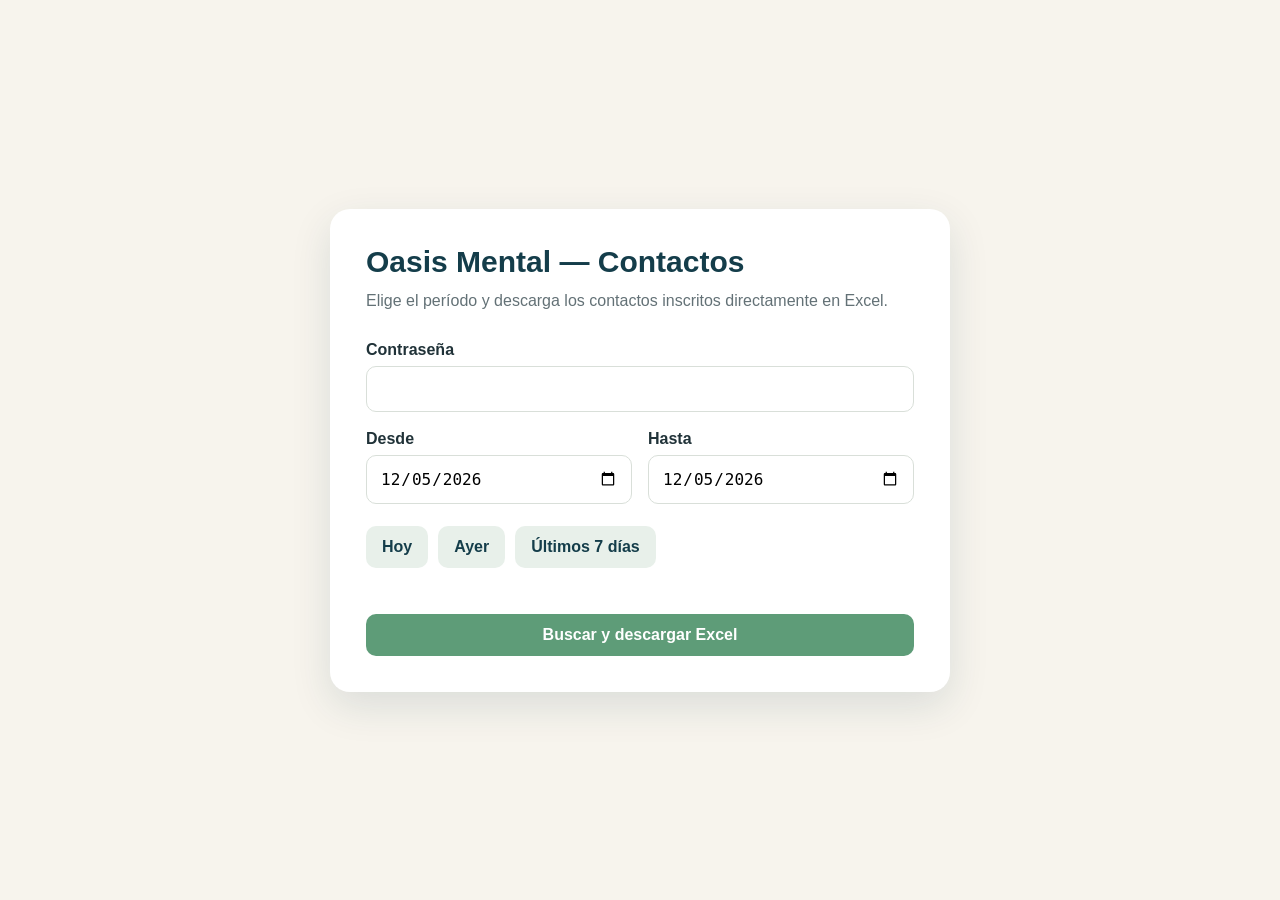
<file: contactos.html>
<!doctype html>
<html lang="es">
<head>
  <meta charset="utf-8">
  <meta name="viewport" content="width=device-width, initial-scale=1">
  <title>Oasis Mental — Contactos</title>

  <style>
    :root {
      --azul: #143d4a;
      --verde: #5e9c78;
      --crema: #f7f4ed;
      --texto: #203238;
      --borde: #d9dfd9;
    }

    * { box-sizing: border-box; }

    body {
      margin: 0;
      min-height: 100vh;
      display: grid;
      place-items: center;
      padding: 24px;
      font-family: Arial, sans-serif;
      color: var(--texto);
      background: var(--crema);
    }

    .panel {
      width: min(100%, 620px);
      padding: 36px;
      border-radius: 20px;
      background: white;
      box-shadow: 0 14px 40px rgba(20, 61, 74, .12);
    }

    h1 {
      margin: 0;
      color: var(--azul);
      font-size: 30px;
    }

    .subtitulo {
      margin: 10px 0 28px;
      line-height: 1.5;
      color: #637176;
    }

    label {
      display: block;
      margin: 18px 0 7px;
      font-weight: bold;
    }

    input {
      width: 100%;
      padding: 13px;
      border: 1px solid var(--borde);
      border-radius: 10px;
      font-size: 16px;
    }

    .fechas {
      display: grid;
      grid-template-columns: 1fr 1fr;
      gap: 16px;
    }

    .atajos {
      display: flex;
      flex-wrap: wrap;
      gap: 10px;
      margin: 22px 0;
    }

    button {
      appearance: none;
      cursor: pointer;
      padding: 12px 16px;
      border: 0;
      border-radius: 10px;
      font-size: 16px;
      font-weight: bold;
    }

    .boton-secundario {
      color: var(--azul);
      background: #e8f0ea;
    }

    .boton-principal {
      width: 100%;
      margin-top: 24px;
      color: white;
      background: var(--verde);
    }

    .boton-principal:disabled {
      cursor: not-allowed;
      opacity: .6;
    }

    .resultado {
      display: none;
      margin-top: 26px;
      padding: 18px;
      border-radius: 12px;
      text-align: center;
      background: #eef7f0;
    }

    .resultado strong {
      display: block;
      margin-bottom: 5px;
      font-size: 24px;
      color: var(--azul);
    }

    .mensaje-error {
      display: none;
      margin-top: 18px;
      color: #a02525;
      line-height: 1.45;
    }

    @media (max-width: 520px) {
      .panel { padding: 25px; }
      .fechas { grid-template-columns: 1fr; }
    }
  </style>
</head>

<body>
  <main class="panel">
    <h1>Oasis Mental — Contactos</h1>
    <p class="subtitulo">
      Elige el período y descarga los contactos inscritos directamente en Excel.
    </p>

    <label for="password">Contraseña</label>
    <input id="password" type="password" autocomplete="current-password">

    <div class="fechas">
      <div>
        <label for="desde">Desde</label>
        <input id="desde" type="date">
      </div>

      <div>
        <label for="hasta">Hasta</label>
        <input id="hasta" type="date">
      </div>
    </div>

    <div class="atajos">
      <button class="boton-secundario" type="button" onclick="usarHoy()">Hoy</button>
      <button class="boton-secundario" type="button" onclick="usarAyer()">Ayer</button>
      <button class="boton-secundario" type="button" onclick="usarUltimos7Dias()">Últimos 7 días</button>
    </div>

    <button id="descargar" class="boton-principal" type="button">
      Buscar y descargar Excel
    </button>

    <div id="resultado" class="resultado">
      <strong id="cantidad"></strong>
      <span>La descarga comenzará automáticamente.</span>
    </div>

    <p id="error" class="mensaje-error"></p>
  </main>

  <script>
    const desde = document.getElementById("desde");
    const hasta = document.getElementById("hasta");
    const password = document.getElementById("password");
    const boton = document.getElementById("descargar");
    const resultado = document.getElementById("resultado");
    const cantidad = document.getElementById("cantidad");
    const error = document.getElementById("error");

    function fechaArgentina(fecha = new Date()) {
      return new Intl.DateTimeFormat("en-CA", {
        timeZone: "America/Argentina/Buenos_Aires",
        year: "numeric",
        month: "2-digit",
        day: "2-digit"
      }).format(fecha);
    }

    function usarHoy() {
      const hoy = fechaArgentina();
      desde.value = hoy;
      hasta.value = hoy;
    }

    function usarAyer() {
      const ayer = new Date();
      ayer.setDate(ayer.getDate() - 1);
      const fecha = fechaArgentina(ayer);
      desde.value = fecha;
      hasta.value = fecha;
    }

    function usarUltimos7Dias() {
      const inicio = new Date();
      inicio.setDate(inicio.getDate() - 6);
      desde.value = fechaArgentina(inicio);
      hasta.value = fechaArgentina();
    }

    usarHoy();

    boton.addEventListener("click", async () => {
      error.style.display = "none";
      resultado.style.display = "none";

      if (!password.value) {
        error.textContent = "Ingresa la contraseña del panel.";
        error.style.display = "block";
        return;
      }

      if (!desde.value || !hasta.value || desde.value > hasta.value) {
        error.textContent = "Revisa las fechas seleccionadas.";
        error.style.display = "block";
        return;
      }

      boton.disabled = true;
      boton.textContent = "Preparando descarga...";

      try {
        const respuesta = await fetch(
          "https://oasis-contactos.contacto-latitudescalar.workers.dev/descargar",
          {
            method: "POST",
            headers: { "Content-Type": "application/json" },
            body: JSON.stringify({
              password: password.value,
              desde: desde.value,
              hasta: hasta.value
            })
          }
        );

        if (!respuesta.ok) {
          const datos = await respuesta.json();
          throw new Error(datos.message || "No fue posible descargar los contactos.");
        }

        const total = respuesta.headers.get("X-Contact-Count") || "0";
        cantidad.textContent = `${total} contacto${total === "1" ? "" : "s"} encontrado${total === "1" ? "" : "s"}.`;
        resultado.style.display = "block";

        const archivo = await respuesta.blob();
        const enlace = document.createElement("a");
        enlace.href = URL.createObjectURL(archivo);
        enlace.download = `contactos-oasis-${desde.value}-a-${hasta.value}.csv`;
        enlace.click();
        URL.revokeObjectURL(enlace.href);

      } catch (err) {
        error.textContent = err.message || "No fue posible preparar la descarga.";
        error.style.display = "block";
      } finally {
        boton.disabled = false;
        boton.textContent = "Buscar y descargar Excel";
      }
    });
  </script>
</body>
</html>
</file>
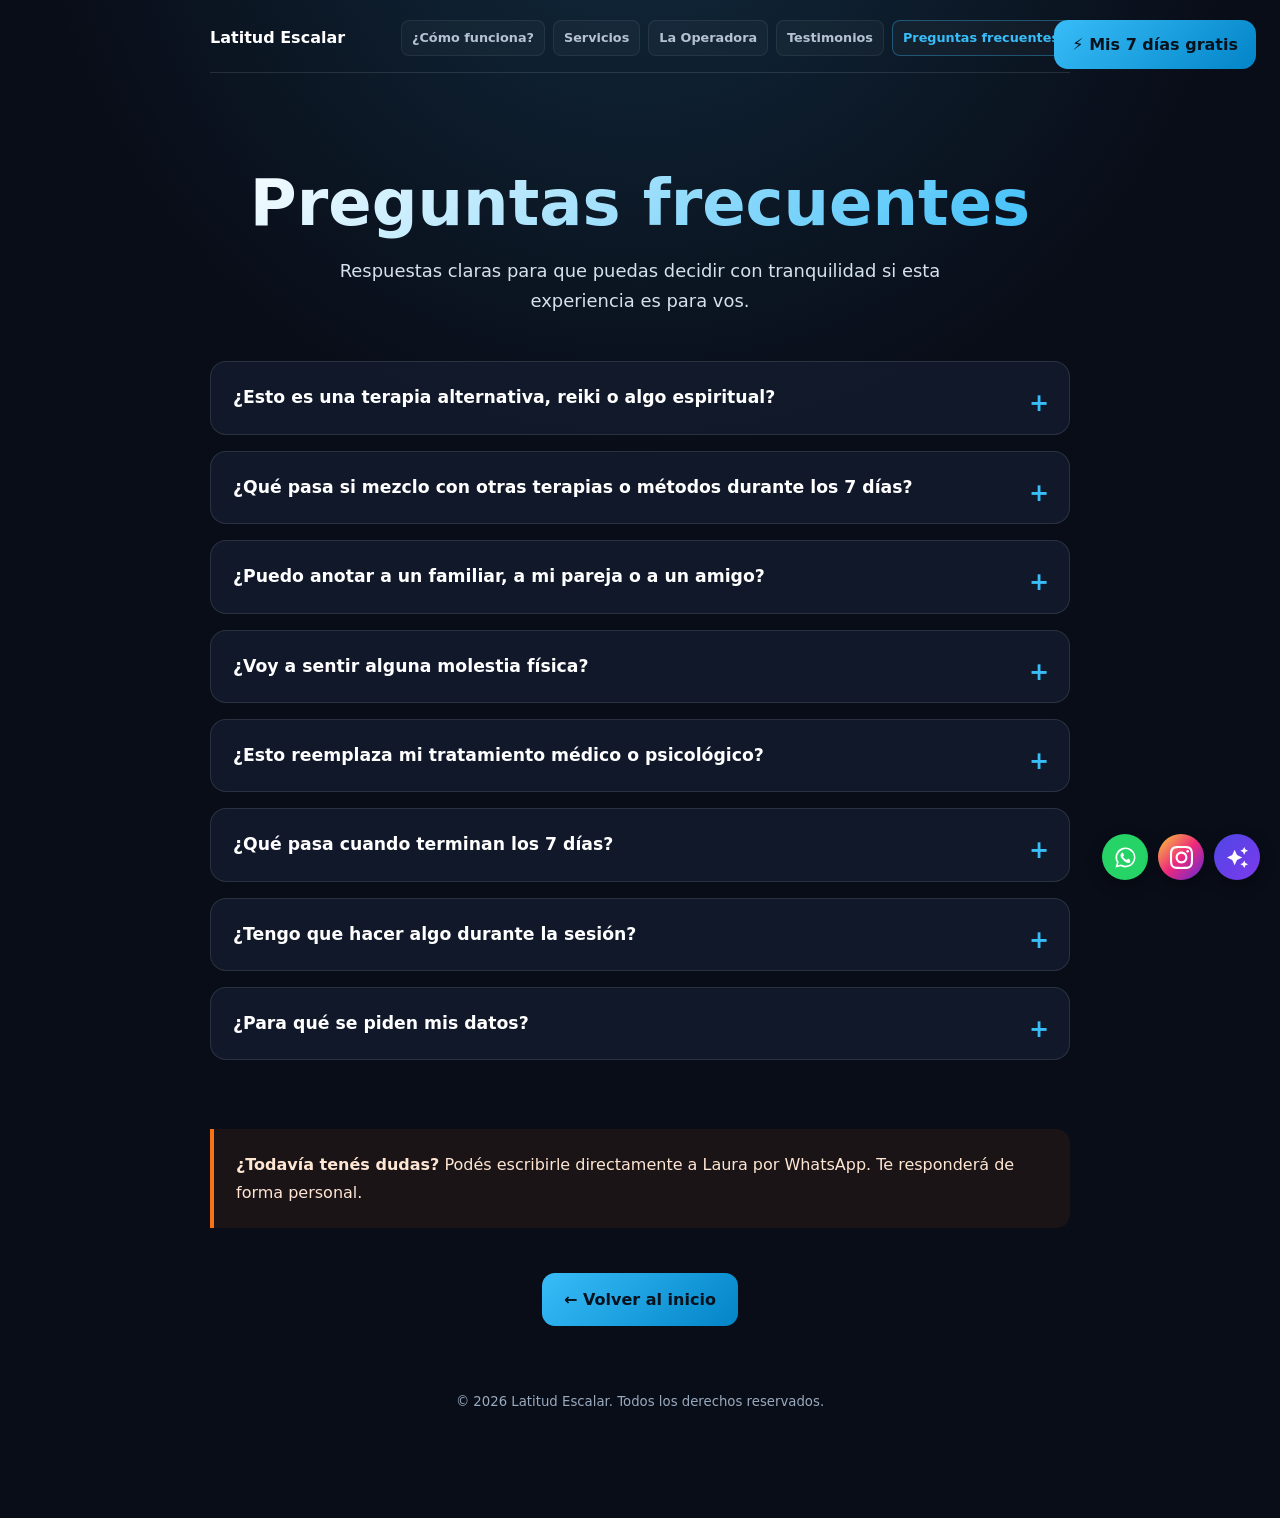
<file: preguntas-frecuentes.html>
<!DOCTYPE html>
<html lang="es">
<head>
<meta charset="UTF-8">
<meta name="viewport" content="width=device-width, initial-scale=1.0">
<title>Preguntas frecuentes | Latitud Escalar</title>

<link rel="stylesheet" href="./chatbot.css">
<script src="./chatbot.js" defer></script>

<style>
:root {
  --bg:#090d18;
  --card:#131c2fcc;
  --text:#f4f8ff;
  --muted:#b6c2d3;
  --blue:#38bdf8;
  --blue2:#0284c7;
  --orange:#f97316;
  --line:#ffffff1c;
}

* {
  box-sizing:border-box;
}

body {
  margin:0;
  color:var(--text);
  font-family:"Segoe UI",system-ui,sans-serif;
  line-height:1.7;
  background:
    radial-gradient(circle at 50% -10%,#38bdf82b,transparent 38rem),
    var(--bg);
}

.container {
  width:min(100% - 32px,860px);
  margin:auto;
}

.top-nav-container {
  display:flex;
  justify-content:space-between;
  align-items:center;
  gap:16px;
  padding:20px 0 16px;
  border-bottom:1px solid var(--line);
}

.brand-logo {
  color:#fff;
  font-weight:800;
  text-decoration:none;
  white-space:nowrap;
}

.nav-links {
  display:flex;
  gap:8px;
  overflow-x:auto;
  scrollbar-width:none;
}

.nav-links a {
  color:var(--muted);
  border:1px solid #ffffff12;
  border-radius:8px;
  background:#ffffff08;
  font-size:.8rem;
  font-weight:600;
  padding:6px 10px;
  text-decoration:none;
  white-space:nowrap;
}

.nav-links a.active,
.nav-links a:hover {
  color:var(--blue);
  border-color:#38bdf859;
}

.intro {
  padding:70px 0 45px;
  text-align:center;
}

h1 {
  margin:22px auto 14px;
  font-size:clamp(2.25rem,6vw,4rem);
  line-height:1.2;
  background:linear-gradient(135deg,#fff,var(--blue));
  -webkit-background-clip:text;
  color:transparent;
}

.lead {
  max-width:650px;
  margin:auto;
  color:#d6e1ee;
  font-size:1.12rem;
}

.faq {
  padding-bottom:35px;
}

.faq-item {
  margin-bottom:16px;
  background:var(--card);
  border:1px solid var(--line);
  border-radius:16px;
  overflow:hidden;
}

.faq-item summary {
  position:relative;
  padding:21px 52px 21px 22px;
  color:#fff;
  font-size:1.08rem;
  font-weight:750;
  cursor:pointer;
  list-style:none;
}

.faq-item summary::-webkit-details-marker {
  display:none;
}

.faq-item summary::after {
  content:"+";
  position:absolute;
  right:20px;
  color:var(--blue);
  font-size:1.5rem;
}

.faq-item[open] summary::after {
  content:"−";
}

.answer {
  padding:0 22px 22px;
  color:#d7e1ee;
}

.answer p {
  margin:0 0 14px;
}

.answer p:last-child {
  margin:0;
}

.notice {
  margin:18px 0 35px;
  padding:22px;
  border-left:4px solid var(--orange);
  border-radius:0 14px 14px 0;
  background:#f9731612;
  color:#ffe6d3;
}

.back {
  padding:10px 0 35px;
  text-align:center;
}

.btn-back {
  display:inline-block;
  padding:13px 22px;
  border-radius:13px;
  color:#07121d;
  background:linear-gradient(135deg,var(--blue),var(--blue2));
  font-weight:850;
  text-decoration:none;
}

footer {
  padding:30px 20px 104px;
  color:#9aaabe;
  font-size:.83rem;
  text-align:center;
}

@media (max-width:760px) {
  .top-nav-container {
    flex-direction:column;
    align-items:flex-start;
  }

  .nav-links {
    width:100%;
  }

  .intro {
    padding:52px 0 38px;
  }
}

@media (max-width:460px) {
  .container {
    width:min(100% - 24px,860px);
  }

  .faq-item summary {
    font-size:1rem;
  }
}
</style>
</head>

<body>
<div class="container">

<header class="top-nav-container">
  <a href="./index.html" class="brand-logo">Latitud Escalar</a>

  <nav class="nav-links">
    <a href="./como-funciona.html">¿Cómo funciona?</a>
    <a href="./servicios.html">Servicios</a>
    <a href="./sobre-mi.html">La Operadora</a>
    <a href="./testimonios.html">Testimonios</a>
    <a href="./preguntas-frecuentes.html" class="active">Preguntas frecuentes</a>
  </nav>
</header>

<main>
<section class="intro">
  <h1>Preguntas frecuentes</h1>
  <p class="lead">
    Respuestas claras para que puedas decidir con tranquilidad si esta experiencia es para vos.
  </p>
</section>

<section class="faq">

<details class="faq-item">
  <summary>¿Esto es una terapia alternativa, reiki o algo espiritual?</summary>
  <div class="answer">
    <p>No. No es fe, no es meditación y no es espiritualidad. Es un campo energético que actúa de forma mecánica.</p>
    <p>El equipo genera un movimiento para que tu sistema pueda abrir un proceso de reequilibrio.</p>
  </div>
</details>

<details class="faq-item">
  <summary>¿Qué pasa si mezclo con otras terapias o métodos durante los 7 días?</summary>
  <div class="answer">
    <p>No pasa nada grave. Pero, si mezclás, no vas a saber qué te ayudó.</p>
    <p>La sugerencia es mantener un espacio de enfoque durante siete días para evaluar con claridad si esto es para vos. Si no podés, activá la prueba en otro momento.</p>
  </div>
</details>

<details class="faq-item">
  <summary>¿Puedo anotar a un familiar, a mi pareja o a un amigo?</summary>
  <div class="answer">
    <p>No. El registro debe ser personal y voluntario.</p>
    <p>No se puede anotar a menores de 16 años. Si querés consultar por un menor, escribile a Laura por WhatsApp y lo evalúan personalmente.</p>
  </div>
</details>

<details class="faq-item">
  <summary>¿Voy a sentir alguna molestia física?</summary>
  <div class="answer">
    <p>Es un proceso suave y no invasivo. Algunas personas reportan mejor descanso, menos tensión o una sensación de alivio; cada experiencia es individual.</p>
  </div>
</details>

<details class="faq-item">
  <summary>¿Esto reemplaza mi tratamiento médico o psicológico?</summary>
  <div class="answer">
    <p>No. Absolutamente no. Oasis Mental es una práctica complementaria de bienestar y no reemplaza a tu médico, psicólogo, evaluación, diagnóstico ni tratamiento profesional.</p>
  </div>
</details>

<details class="faq-item">
  <summary>¿Qué pasa cuando terminan los 7 días?</summary>
  <div class="answer">
    <p>El flujo gratuito se detiene. Si querés profundizar, recibís una invitación por correo para extender a 21 días por 50 USD, o $44.000 ARS si residís en Argentina.</p>
    <p>Si no querés continuar, no pasa nada: no hay llamadas ni presión.</p>
  </div>
</details>

<details class="faq-item">
  <summary>¿Tengo que hacer algo durante la sesión?</summary>
  <div class="answer">
    <p>Absolutamente nada. Las sesiones son remotas y pasivas. Podés estar trabajando, durmiendo, comiendo o haciendo ejercicio.</p>
  </div>
</details>

<details class="faq-item">
  <summary>¿Para qué se piden mis datos?</summary>
  <div class="answer">
    <p>Se solicitan para personalizar y orientar las sesiones remotas, y el correo se utiliza para enviarte las comunicaciones del proceso.</p>
    <p>Laura no te llamará por teléfono. Tus datos se tratan con respeto y solo para esta experiencia.</p>
  </div>
</details>

</section>

<div class="notice">
  <strong>¿Todavía tenés dudas?</strong>
  Podés escribirle directamente a Laura por WhatsApp. Te responderá de forma personal.
</div>

<div class="back">
  <a href="./index.html" class="btn-back">← Volver al inicio</a>
</div>
</main>
</div>

<footer>
  © 2026 Latitud Escalar. Todos los derechos reservados.
</footer>
</body>
</html>
</file>
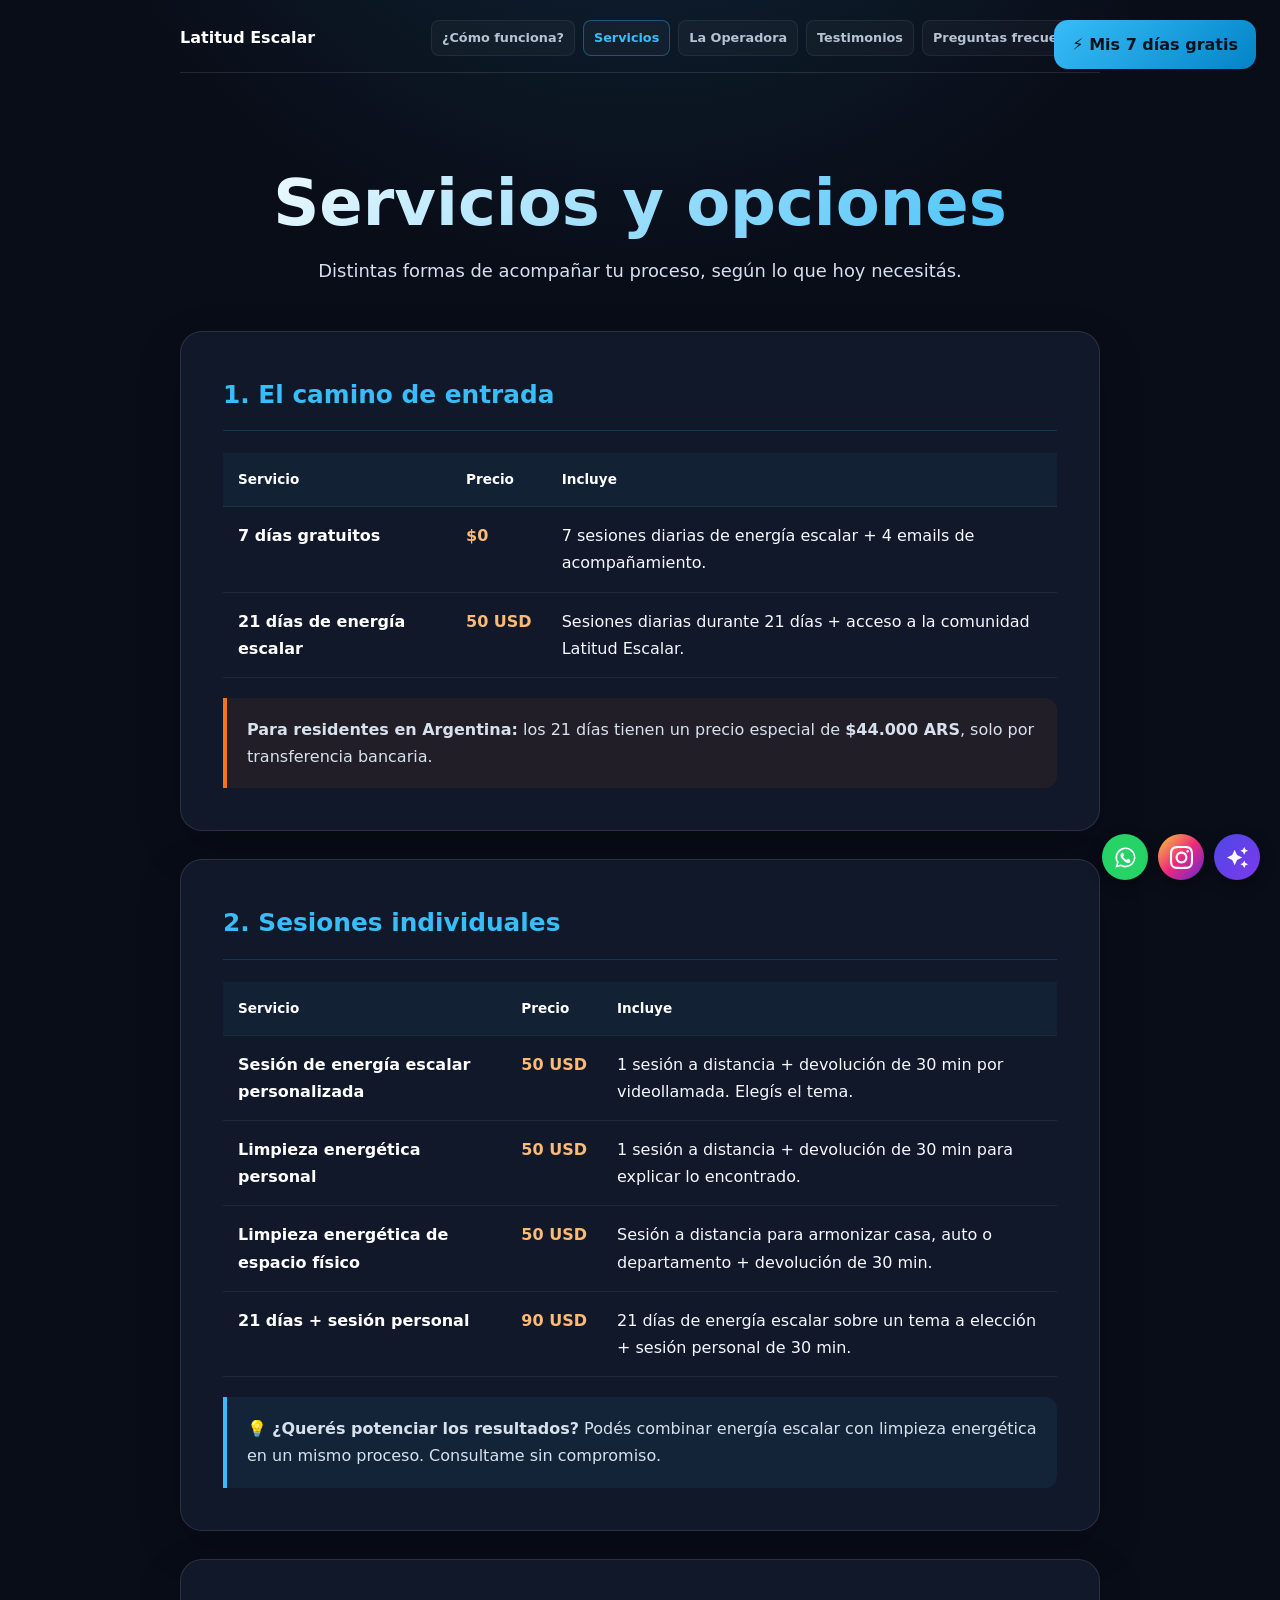
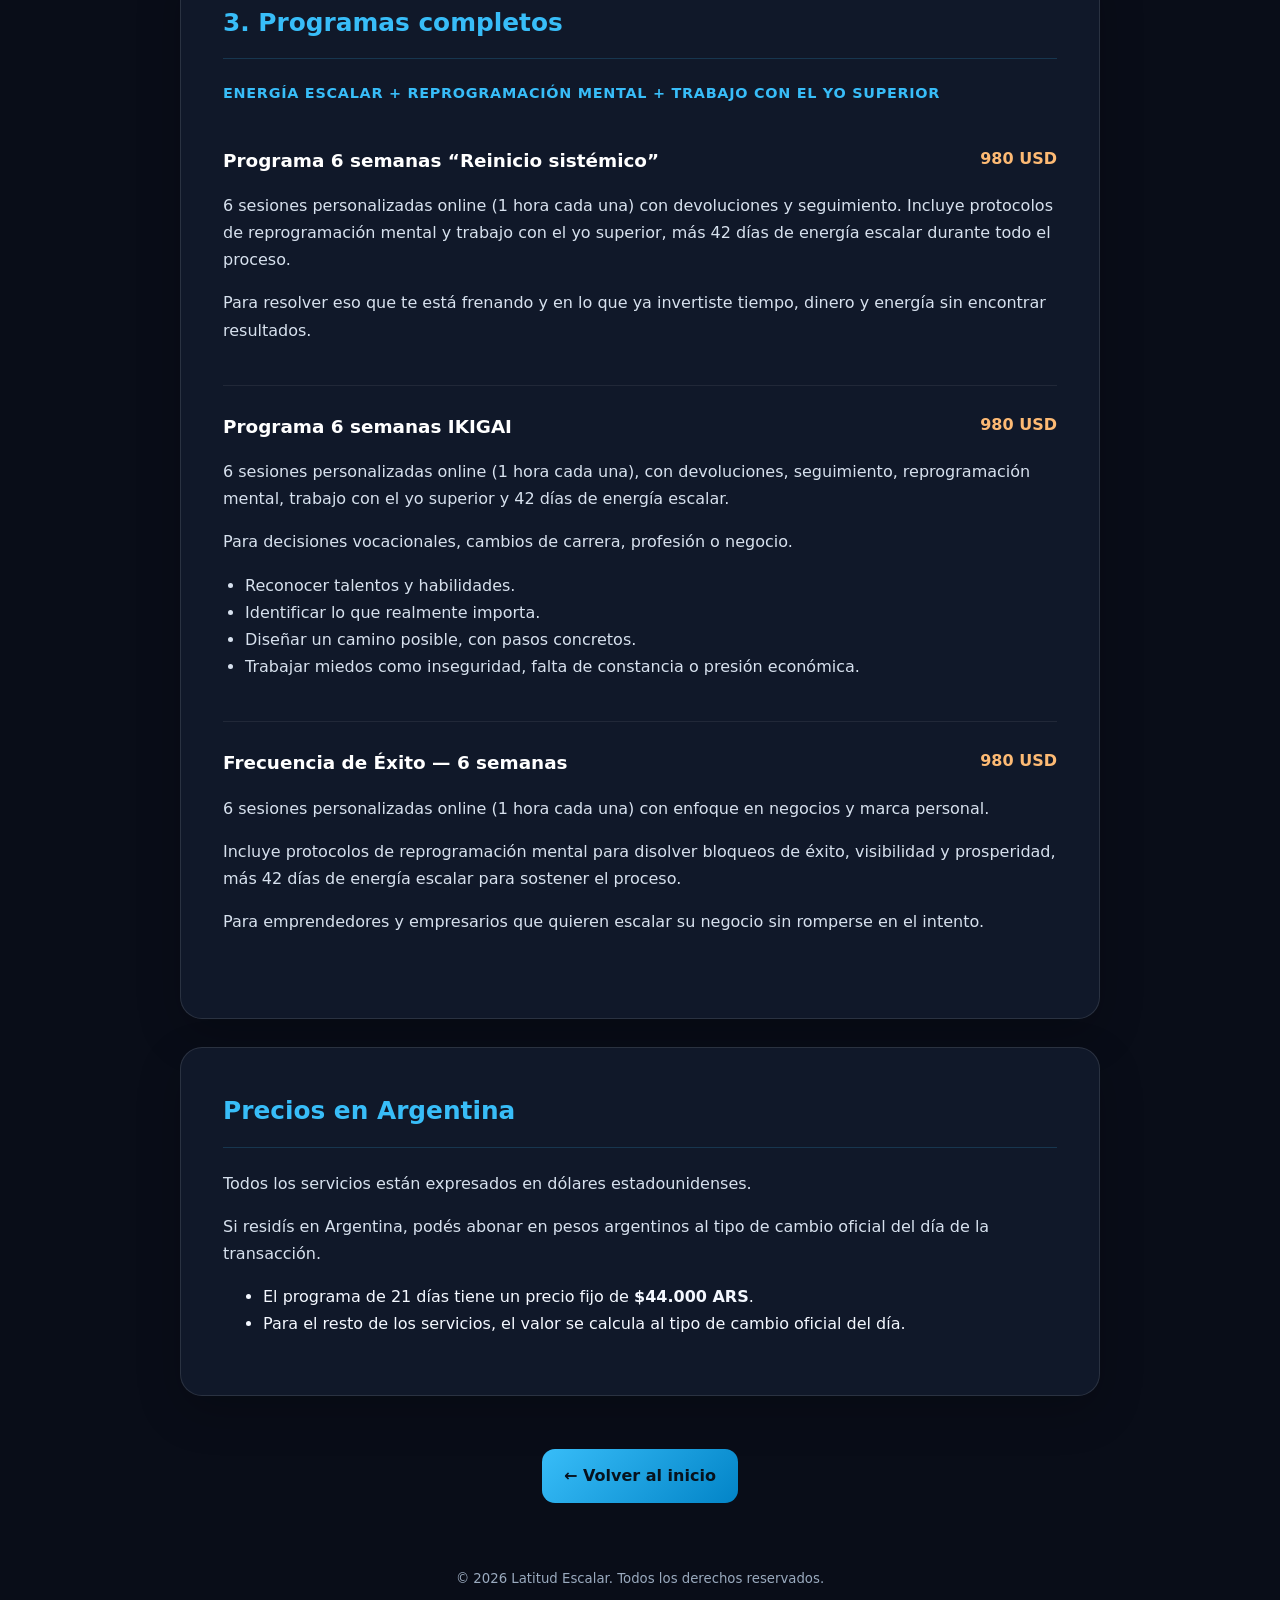
<file: servicios.html>
<!DOCTYPE html>
<html lang="es">
<head>
<meta charset="UTF-8">
<meta name="viewport" content="width=device-width, initial-scale=1.0">
<title>Servicios | Latitud Escalar</title>

<link rel="stylesheet" href="./chatbot.css">
<script src="./chatbot.js" defer></script>

<style>
:root {
  --bg: #090d18;
  --card: #131c2fcc;
  --text: #f4f8ff;
  --muted: #b6c2d3;
  --blue: #38bdf8;
  --blue2: #0284c7;
  --orange: #f97316;
  --line: #ffffff1c;
}

* {
  box-sizing: border-box;
}

body {
  margin: 0;
  color: var(--text);
  font-family: "Segoe UI", system-ui, sans-serif;
  line-height: 1.7;
  background:
    radial-gradient(circle at 50% -10%, #38bdf82b, transparent 38rem),
    var(--bg);
}

.container {
  width: min(100% - 32px, 920px);
  margin: auto;
}

.top-nav-container {
  display: flex;
  justify-content: space-between;
  gap: 16px;
  align-items: center;
  padding: 20px 0 16px;
  border-bottom: 1px solid var(--line);
}

.brand-logo {
  color: #fff;
  font-weight: 800;
  text-decoration: none;
  white-space: nowrap;
}

.nav-links {
  display: flex;
  gap: 8px;
  overflow-x: auto;
  scrollbar-width: none;
}

.nav-links a {
  color: var(--muted);
  border: 1px solid #ffffff12;
  border-radius: 8px;
  background: #ffffff08;
  font-size: .8rem;
  font-weight: 600;
  padding: 6px 10px;
  text-decoration: none;
  white-space: nowrap;
}

.nav-links a.active,
.nav-links a:hover {
  color: var(--blue);
  border-color: #38bdf859;
}

.intro {
  text-align: center;
  padding: 70px 0 45px;
}

h1 {
  margin: 22px auto 14px;
  font-size: clamp(2.25rem, 6vw, 4rem);
  line-height: 1.2;
  background: linear-gradient(135deg, #fff, var(--blue));
  -webkit-background-clip: text;
  color: transparent;
}

.lead {
  max-width: 650px;
  margin: auto;
  color: #d6e1ee;
  font-size: 1.12rem;
}

.card {
  margin: 0 0 28px;
  padding: clamp(25px, 5vw, 42px);
  background: var(--card);
  border: 1px solid var(--line);
  border-radius: 22px;
  box-shadow: 0 16px 46px #0003;
}

.card h2 {
  margin: 0 0 22px;
  padding-bottom: 14px;
  border-bottom: 1px solid #38bdf82e;
  color: var(--blue);
  font-size: 1.55rem;
}

.card p {
  color: #d7e1ee;
}

.service-table {
  width: 100%;
  border-collapse: collapse;
}

.service-table th,
.service-table td {
  padding: 15px;
  text-align: left;
  vertical-align: top;
  border-bottom: 1px solid #ffffff12;
}

.service-table th {
  color: #fff;
  background: #38bdf80d;
  font-size: .85rem;
}

.service-name {
  color: #fff;
  font-weight: 700;
}

.service-price {
  color: #fdba74;
  font-weight: 800;
  white-space: nowrap;
}

.note,
.argentina {
  margin-top: 20px;
  padding: 18px 20px;
  border-left: 4px solid var(--blue);
  border-radius: 0 12px 12px 0;
  background: #38bdf812;
  color: #d7e1ee;
}

.argentina {
  border-color: var(--orange);
  background: #f9731612;
}

.program {
  padding: 25px 0;
  border-bottom: 1px solid #ffffff12;
}

.program:last-child {
  border: 0;
}

.program-title {
  display: flex;
  justify-content: space-between;
  gap: 15px;
  align-items: flex-start;
}

.program h3 {
  margin: 0;
  color: #fff;
  font-size: 1.15rem;
}

.program ul {
  color: #d7e1ee;
  padding-left: 22px;
}

.cta,
.btn-back {
  display: inline-block;
  margin-top: 15px;
  padding: 13px 22px;
  border-radius: 13px;
  color: #07121d;
  background: linear-gradient(135deg, var(--blue), var(--blue2));
  font-weight: 850;
  text-decoration: none;
}

.back {
  text-align: center;
  padding: 10px 0 35px;
}

footer {
  text-align: center;
  padding: 30px 20px 104px;
  color: #9aaabe;
  font-size: .83rem;
}

@media (max-width: 760px) {
  .top-nav-container {
    flex-direction: column;
    align-items: flex-start;
  }

  .nav-links {
    width: 100%;
  }

  .service-table th,
  .service-table td {
    padding: 10px 7px;
    font-size: .85rem;
  }
}

@media (max-width: 460px) {
  .container {
    width: min(100% - 24px, 920px);
  }

  .card {
    padding: 22px 16px;
  }
}
</style>
</head>

<body>
<div class="container">

<header class="top-nav-container">
  <a href="./index.html" class="brand-logo">Latitud Escalar</a>

  <nav class="nav-links">
    <a href="./como-funciona.html">¿Cómo funciona?</a>
    <a href="./servicios.html" class="active">Servicios</a>
    <a href="./sobre-mi.html">La Operadora</a>
    <a href="./testimonios.html">Testimonios</a>
    <a href="./preguntas-frecuentes.html">Preguntas frecuentes</a>
  </nav>
</header>

<main>
<section class="intro">
  <h1>Servicios y opciones</h1>
  <p class="lead">Distintas formas de acompañar tu proceso, según lo que hoy necesitás.</p>
</section>

<section class="card">
  <h2>1. El camino de entrada</h2>

  <table class="service-table">
    <thead>
      <tr>
        <th>Servicio</th>
        <th>Precio</th>
        <th>Incluye</th>
      </tr>
    </thead>

    <tbody>
      <tr>
        <td class="service-name">7 días gratuitos</td>
        <td class="service-price">$0</td>
        <td>7 sesiones diarias de energía escalar + 4 emails de acompañamiento.</td>
      </tr>

      <tr>
        <td class="service-name">21 días de energía escalar</td>
        <td class="service-price">50 USD</td>
        <td>Sesiones diarias durante 21 días + acceso a la comunidad Latitud Escalar.</td>
      </tr>
    </tbody>
  </table>

  <div class="argentina">
    <strong>Para residentes en Argentina:</strong>
    los 21 días tienen un precio especial de
    <strong>$44.000 ARS</strong>, solo por transferencia bancaria.
  </div>
</section>

<section class="card">
  <h2>2. Sesiones individuales</h2>

  <table class="service-table">
    <thead>
      <tr>
        <th>Servicio</th>
        <th>Precio</th>
        <th>Incluye</th>
      </tr>
    </thead>

    <tbody>
      <tr>
        <td class="service-name">Sesión de energía escalar personalizada</td>
        <td class="service-price">50 USD</td>
        <td>1 sesión a distancia + devolución de 30 min por videollamada. Elegís el tema.</td>
      </tr>

      <tr>
        <td class="service-name">Limpieza energética personal</td>
        <td class="service-price">50 USD</td>
        <td>1 sesión a distancia + devolución de 30 min para explicar lo encontrado.</td>
      </tr>

      <tr>
        <td class="service-name">Limpieza energética de espacio físico</td>
        <td class="service-price">50 USD</td>
        <td>Sesión a distancia para armonizar casa, auto o departamento + devolución de 30 min.</td>
      </tr>

      <tr>
        <td class="service-name">21 días + sesión personal</td>
        <td class="service-price">90 USD</td>
        <td>21 días de energía escalar sobre un tema a elección + sesión personal de 30 min.</td>
      </tr>
    </tbody>
  </table>

  <div class="note">
    💡 <strong>¿Querés potenciar los resultados?</strong>
    Podés combinar energía escalar con limpieza energética en un mismo proceso.
    Consultame sin compromiso.
  </div>
</section>

<section class="card">
  <h2>3. Programas completos</h2>

  <p style="color:#38bdf8;font-size:.9rem;font-weight:800;letter-spacing:.05em">
    ENERGÍA ESCALAR + REPROGRAMACIÓN MENTAL + TRABAJO CON EL YO SUPERIOR
  </p>

  <div class="program">
    <div class="program-title">
      <h3>Programa 6 semanas “Reinicio sistémico”</h3>
      <span class="service-price">980 USD</span>
    </div>

    <p>
      6 sesiones personalizadas online (1 hora cada una) con devoluciones y seguimiento.
      Incluye protocolos de reprogramación mental y trabajo con el yo superior,
      más 42 días de energía escalar durante todo el proceso.
    </p>

    <p>
      Para resolver eso que te está frenando y en lo que ya invertiste tiempo,
      dinero y energía sin encontrar resultados.
    </p>
  </div>

  <div class="program">
    <div class="program-title">
      <h3>Programa 6 semanas IKIGAI</h3>
      <span class="service-price">980 USD</span>
    </div>

    <p>
      6 sesiones personalizadas online (1 hora cada una), con devoluciones,
      seguimiento, reprogramación mental, trabajo con el yo superior y
      42 días de energía escalar.
    </p>

    <p>Para decisiones vocacionales, cambios de carrera, profesión o negocio.</p>

    <ul>
      <li>Reconocer talentos y habilidades.</li>
      <li>Identificar lo que realmente importa.</li>
      <li>Diseñar un camino posible, con pasos concretos.</li>
      <li>Trabajar miedos como inseguridad, falta de constancia o presión económica.</li>
    </ul>
  </div>

  <div class="program">
    <div class="program-title">
      <h3>Frecuencia de Éxito — 6 semanas</h3>
      <span class="service-price">980 USD</span>
    </div>

    <p>
      6 sesiones personalizadas online (1 hora cada una) con enfoque en negocios y marca personal.
    </p>

    <p>
      Incluye protocolos de reprogramación mental para disolver bloqueos de éxito,
      visibilidad y prosperidad, más 42 días de energía escalar para sostener el proceso.
    </p>

    <p>
      Para emprendedores y empresarios que quieren escalar su negocio sin romperse en el intento.
    </p>
  </div>
</section>

<section class="card">
  <h2>Precios en Argentina</h2>

  <p>Todos los servicios están expresados en dólares estadounidenses.</p>

  <p>
    Si residís en Argentina, podés abonar en pesos argentinos al tipo de cambio oficial
    del día de la transacción.
  </p>

  <ul>
    <li>El programa de 21 días tiene un precio fijo de <strong>$44.000 ARS</strong>.</li>
    <li>Para el resto de los servicios, el valor se calcula al tipo de cambio oficial del día.</li>
  </ul>
</section>

<div class="back">
  <a href="./index.html" class="btn-back">← Volver al inicio</a>
</div>
</main>
</div>

<footer>© 2026 Latitud Escalar. Todos los derechos reservados.</footer>
</body>
</html>
</file>
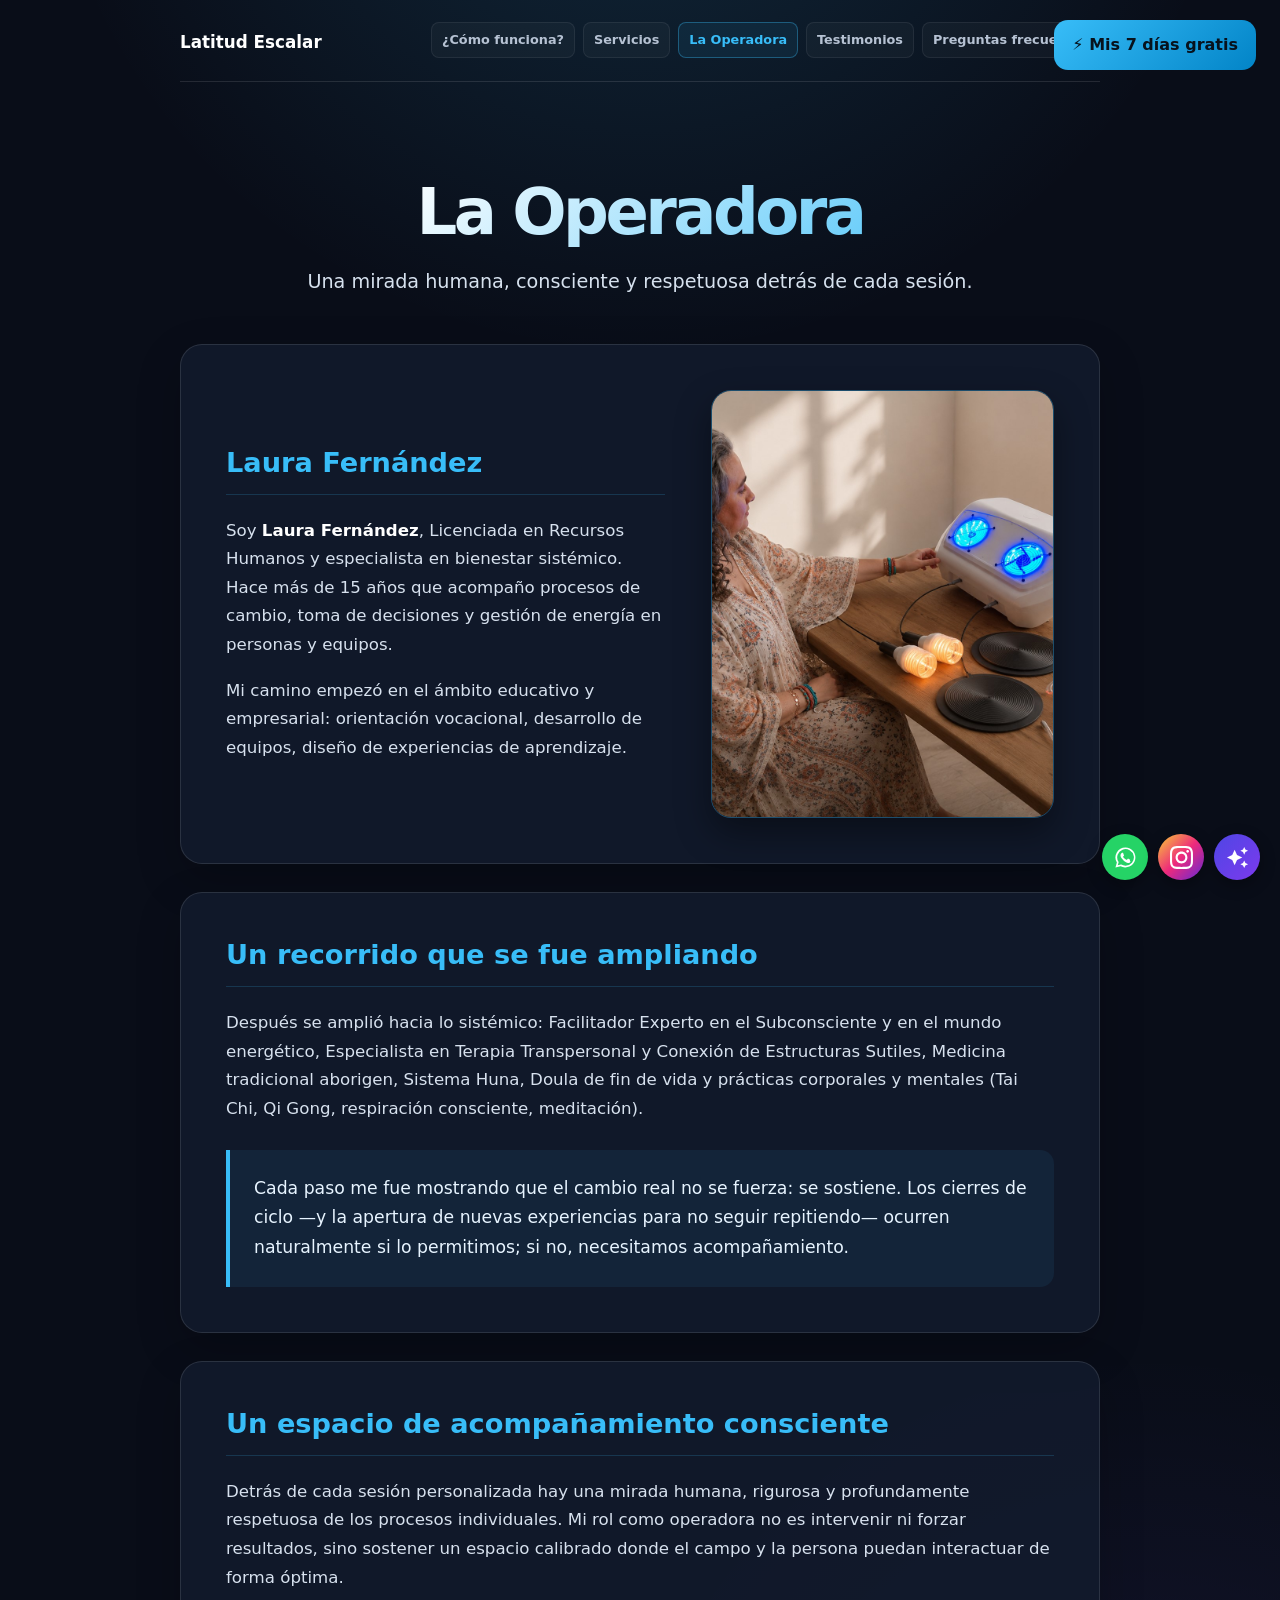
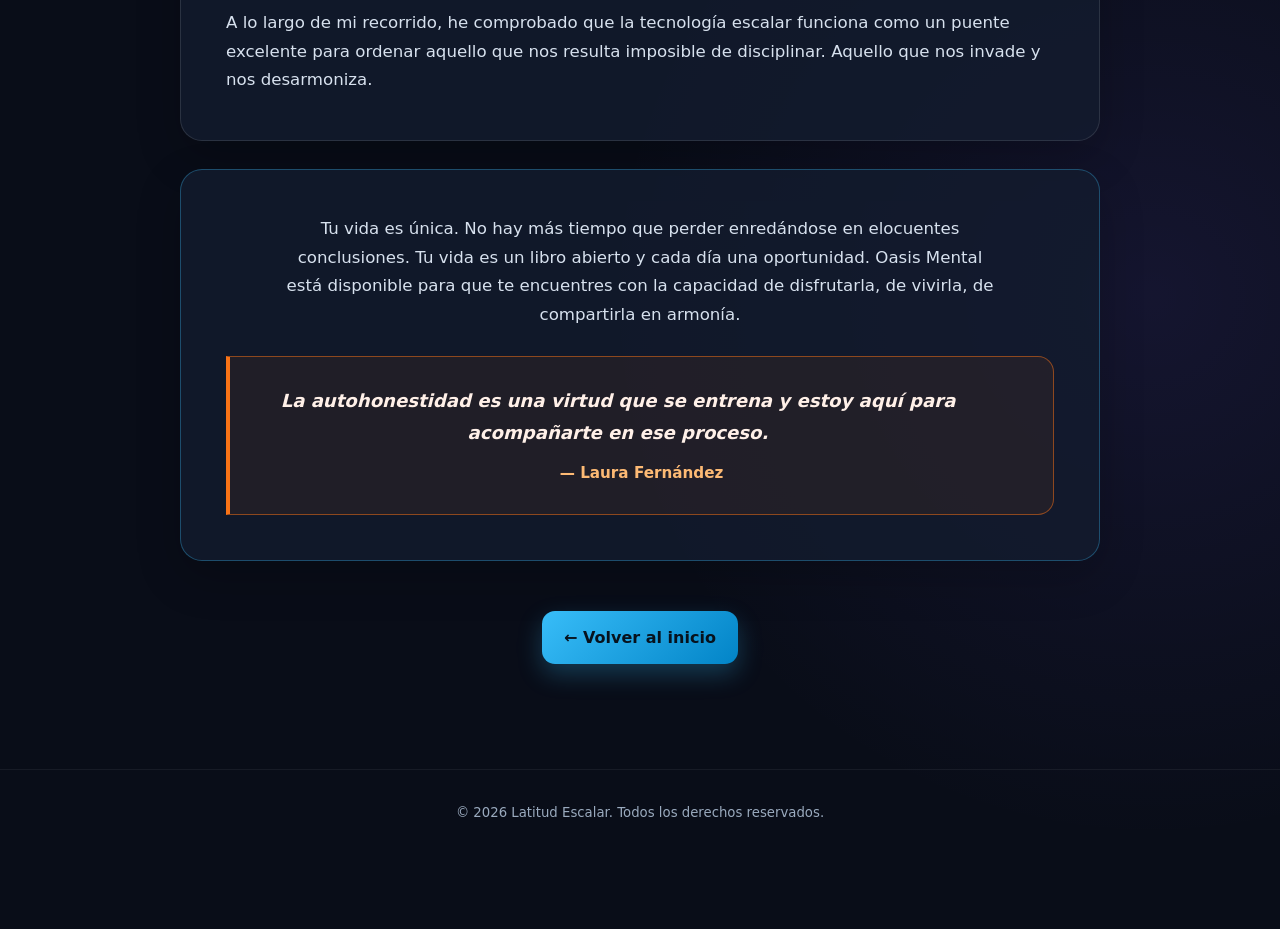
<file: sobre-mi.html>
<!DOCTYPE html>
<html lang="es">
<head>
<meta charset="UTF-8">
<meta name="viewport" content="width=device-width, initial-scale=1.0">
<title>La Operadora | Latitud Escalar</title>

<link rel="stylesheet" href="./chatbot.css">
<script src="./chatbot.js" defer></script>

<style>
:root {
  --bg:#090d18;
  --card:#131c2fcc;
  --text:#f4f8ff;
  --muted:#b6c2d3;
  --blue:#38bdf8;
  --blue2:#0284c7;
  --orange:#f97316;
  --line:#ffffff1c;
}

* { box-sizing:border-box; }
html { scroll-behavior:smooth; }

body {
  margin:0;
  min-width:320px;
  color:var(--text);
  font-family:"Segoe UI",system-ui,sans-serif;
  line-height:1.72;
  background:
    radial-gradient(circle at 50% -10%,#38bdf82b,transparent 38rem),
    radial-gradient(circle at 90% 75%,#7c5cff1a,transparent 34rem),
    var(--bg);
}

.container {
  width:min(100% - 32px,920px);
  margin:auto;
}

.top-nav-container {
  display:flex;
  justify-content:space-between;
  align-items:center;
  gap:16px;
  padding:20px 0 16px;
  border-bottom:1px solid var(--line);
}

.brand-logo {
  color:#fff;
  font-size:1.05rem;
  font-weight:800;
  text-decoration:none;
  white-space:nowrap;
}

.nav-links {
  display:flex;
  gap:8px;
  align-items:center;
  overflow-x:auto;
  padding:2px 0 7px;
  scrollbar-width:none;
}

.nav-links::-webkit-scrollbar { display:none; }

.nav-links a {
  color:var(--muted);
  border:1px solid #ffffff12;
  border-radius:8px;
  background:#ffffff08;
  font-size:.8rem;
  font-weight:600;
  padding:6px 10px;
  text-decoration:none;
  white-space:nowrap;
}

.nav-links a:hover,
.nav-links a.active {
  color:var(--blue);
  border-color:#38bdf859;
  background:#38bdf814;
}

.intro {
  padding:70px 0 46px;
  text-align:center;
}

h1 {
  max-width:800px;
  margin:22px auto 14px;
  font-size:clamp(2.25rem,6vw,4rem);
  letter-spacing:-.055em;
  line-height:1.2;
  background:linear-gradient(135deg,#fff 18%,var(--blue));
  -webkit-background-clip:text;
  background-clip:text;
  color:transparent;
}

.lead {
  max-width:690px;
  margin:auto;
  color:#d6e1ee;
  font-size:clamp(1.04rem,2vw,1.2rem);
}

.content { padding-bottom:100px; }

.card {
  margin:0 0 28px;
  padding:clamp(25px,5vw,45px);
  background:var(--card);
  border:1px solid var(--line);
  border-radius:22px;
  box-shadow:0 16px 46px #0003;
}

.card h2 {
  margin:0 0 22px;
  padding-bottom:14px;
  border-bottom:1px solid #38bdf82e;
  color:var(--blue);
  font-size:clamp(1.35rem,3vw,1.7rem);
  line-height:1.25;
}

.card p {
  margin:0 0 17px;
  color:#d7e1ee;
  font-size:1.04rem;
}

.card p:last-child { margin-bottom:0; }
strong { color:#fff; }

.profile-grid {
  display:grid;
  grid-template-columns:minmax(0,1fr) minmax(250px,.78fr);
  gap:clamp(26px,5vw,46px);
  align-items:center;
}

.profile-image {
  width:100%;
  display:block;
  aspect-ratio:4/5;
  object-fit:cover;
  object-position:center;
  border:1px solid #38bdf852;
  border-radius:20px;
  box-shadow:0 15px 35px #0006;
}

.note {
  margin:26px 0 0;
  padding:24px;
  border-left:4px solid var(--blue);
  border-radius:0 14px 14px 0;
  background:#38bdf813;
}

.note p {
  margin:0;
  color:#e7f4ff;
  font-size:1.08rem;
}

.closing {
  text-align:center;
  border-color:#38bdf852;
}

.closing p {
  max-width:720px;
  margin-left:auto;
  margin-right:auto;
}

.quote-box {
  margin-top:27px;
  padding:28px;
  border:1px solid #f9731680;
  border-left:4px solid var(--orange);
  border-radius:0 16px 16px 0;
  background:#f9731612;
  text-align:center;
}

.quote-box p {
  margin:0 0 12px;
  color:#fff0e8;
  font-size:1.13rem;
  font-style:italic;
  font-weight:650;
}

.quote-author {
  color:#fdba74;
  font-size:.95rem;
  font-weight:750;
}

.back-btn-container {
  display:flex;
  justify-content:center;
  padding:22px 0 5px;
}

.btn-back {
  display:inline-flex;
  align-items:center;
  justify-content:center;
  min-height:50px;
  padding:13px 22px;
  border-radius:13px;
  color:#07121d;
  background:linear-gradient(135deg,var(--blue),var(--blue2));
  box-shadow:0 10px 25px #38bdf842;
  font-size:1rem;
  font-weight:850;
  text-decoration:none;
}

footer {
  padding:32px 20px 104px;
  border-top:1px solid #ffffff0f;
  color:#9aaabe;
  font-size:.83rem;
  text-align:center;
}

@media (max-width:760px) {
  .top-nav-container {
    align-items:flex-start;
    flex-direction:column;
  }

  .nav-links { width:100%; }

  .intro { padding:52px 0 38px; }

  .profile-grid { grid-template-columns:1fr; }

  .profile-image {
    max-width:440px;
    margin:auto;
  }
}

@media (max-width:460px) {
  .container { width:min(100% - 24px,920px); }
  .card { border-radius:17px; }
}
</style>
</head>

<body>
<div class="container">

<header class="top-nav-container">
  <a href="./index.html" class="brand-logo">Latitud Escalar</a>

  <nav class="nav-links">
    <a href="./como-funciona.html">¿Cómo funciona?</a>
    <a href="./servicios.html">Servicios</a>
    <a href="./sobre-mi.html" class="active">La Operadora</a>
    <a href="./testimonios.html">Testimonios</a>
    <a href="./preguntas-frecuentes.html">Preguntas frecuentes</a>
  </nav>
</header>

<main>
<section class="intro">
  <h1>La Operadora</h1>
  <p class="lead">Una mirada humana, consciente y respetuosa detrás de cada sesión.</p>
</section>

<div class="content">

<section class="card">
  <div class="profile-grid">
    <div>
      <h2>Laura Fernández</h2>

      <p>
        Soy <strong>Laura Fernández</strong>, Licenciada en Recursos Humanos y especialista
        en bienestar sistémico. Hace más de 15 años que acompaño procesos de cambio,
        toma de decisiones y gestión de energía en personas y equipos.
      </p>

      <p>
        Mi camino empezó en el ámbito educativo y empresarial: orientación vocacional,
        desarrollo de equipos, diseño de experiencias de aprendizaje.
      </p>
    </div>

    <img
      class="profile-image"
      src="./laura-operadora.jpg"
      alt="Laura Fernández, operadora de Oasis Mental">
  </div>
</section>

<section class="card">
  <h2>Un recorrido que se fue ampliando</h2>

  <p>
    Después se amplió hacia lo sistémico: Facilitador Experto en el Subconsciente y
    en el mundo energético, Especialista en Terapia Transpersonal y Conexión de
    Estructuras Sutiles, Medicina tradicional aborigen, Sistema Huna, Doula de fin
    de vida y prácticas corporales y mentales (Tai Chi, Qi Gong, respiración
    consciente, meditación).
  </p>

  <div class="note">
    <p>
      Cada paso me fue mostrando que el cambio real no se fuerza: se sostiene.
      Los cierres de ciclo —y la apertura de nuevas experiencias para no seguir
      repitiendo— ocurren naturalmente si lo permitimos; si no, necesitamos acompañamiento.
    </p>
  </div>
</section>

<section class="card">
  <h2>Un espacio de acompañamiento consciente</h2>

  <p>
    Detrás de cada sesión personalizada hay una mirada humana, rigurosa y profundamente
    respetuosa de los procesos individuales. Mi rol como operadora no es intervenir
    ni forzar resultados, sino sostener un espacio calibrado donde el campo y la
    persona puedan interactuar de forma óptima.
  </p>

  <p>
    A lo largo de mi recorrido, he comprobado que la tecnología escalar funciona
    como un puente excelente para ordenar aquello que nos resulta imposible de disciplinar.
    Aquello que nos invade y nos desarmoniza.
  </p>
</section>

<section class="card closing">
  <p>
    Tu vida es única. No hay más tiempo que perder enredándose en elocuentes conclusiones.
    Tu vida es un libro abierto y cada día una oportunidad. Oasis Mental está disponible
    para que te encuentres con la capacidad de disfrutarla, de vivirla, de compartirla en armonía.
  </p>

  <div class="quote-box">
    <p>
      La autohonestidad es una virtud que se entrena y estoy aquí para acompañarte en ese proceso.
    </p>
    <div class="quote-author">— Laura Fernández</div>
  </div>
</section>

<div class="back-btn-container">
  <a class="btn-back" href="./index.html">← Volver al inicio</a>
</div>

</div>
</main>
</div>

<footer>© 2026 Latitud Escalar. Todos los derechos reservados.</footer>
</body>
</html>
</file>
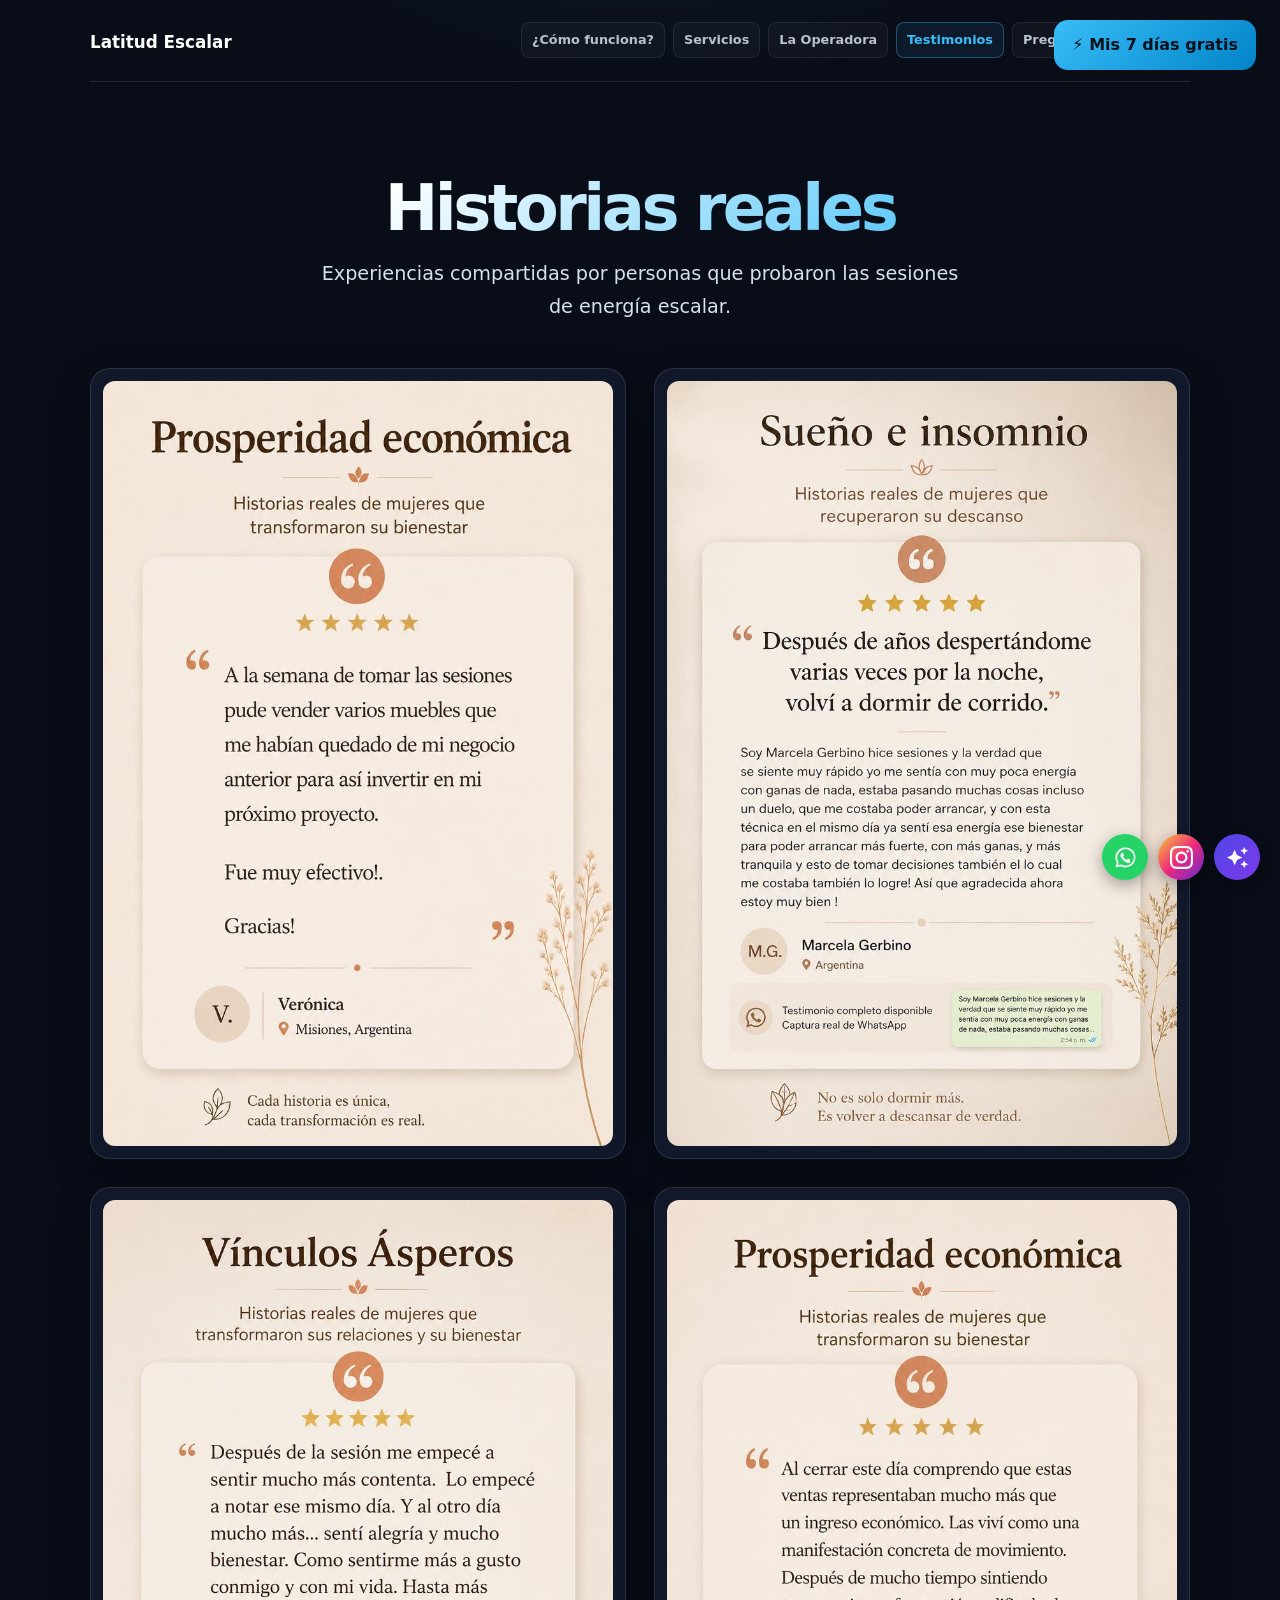
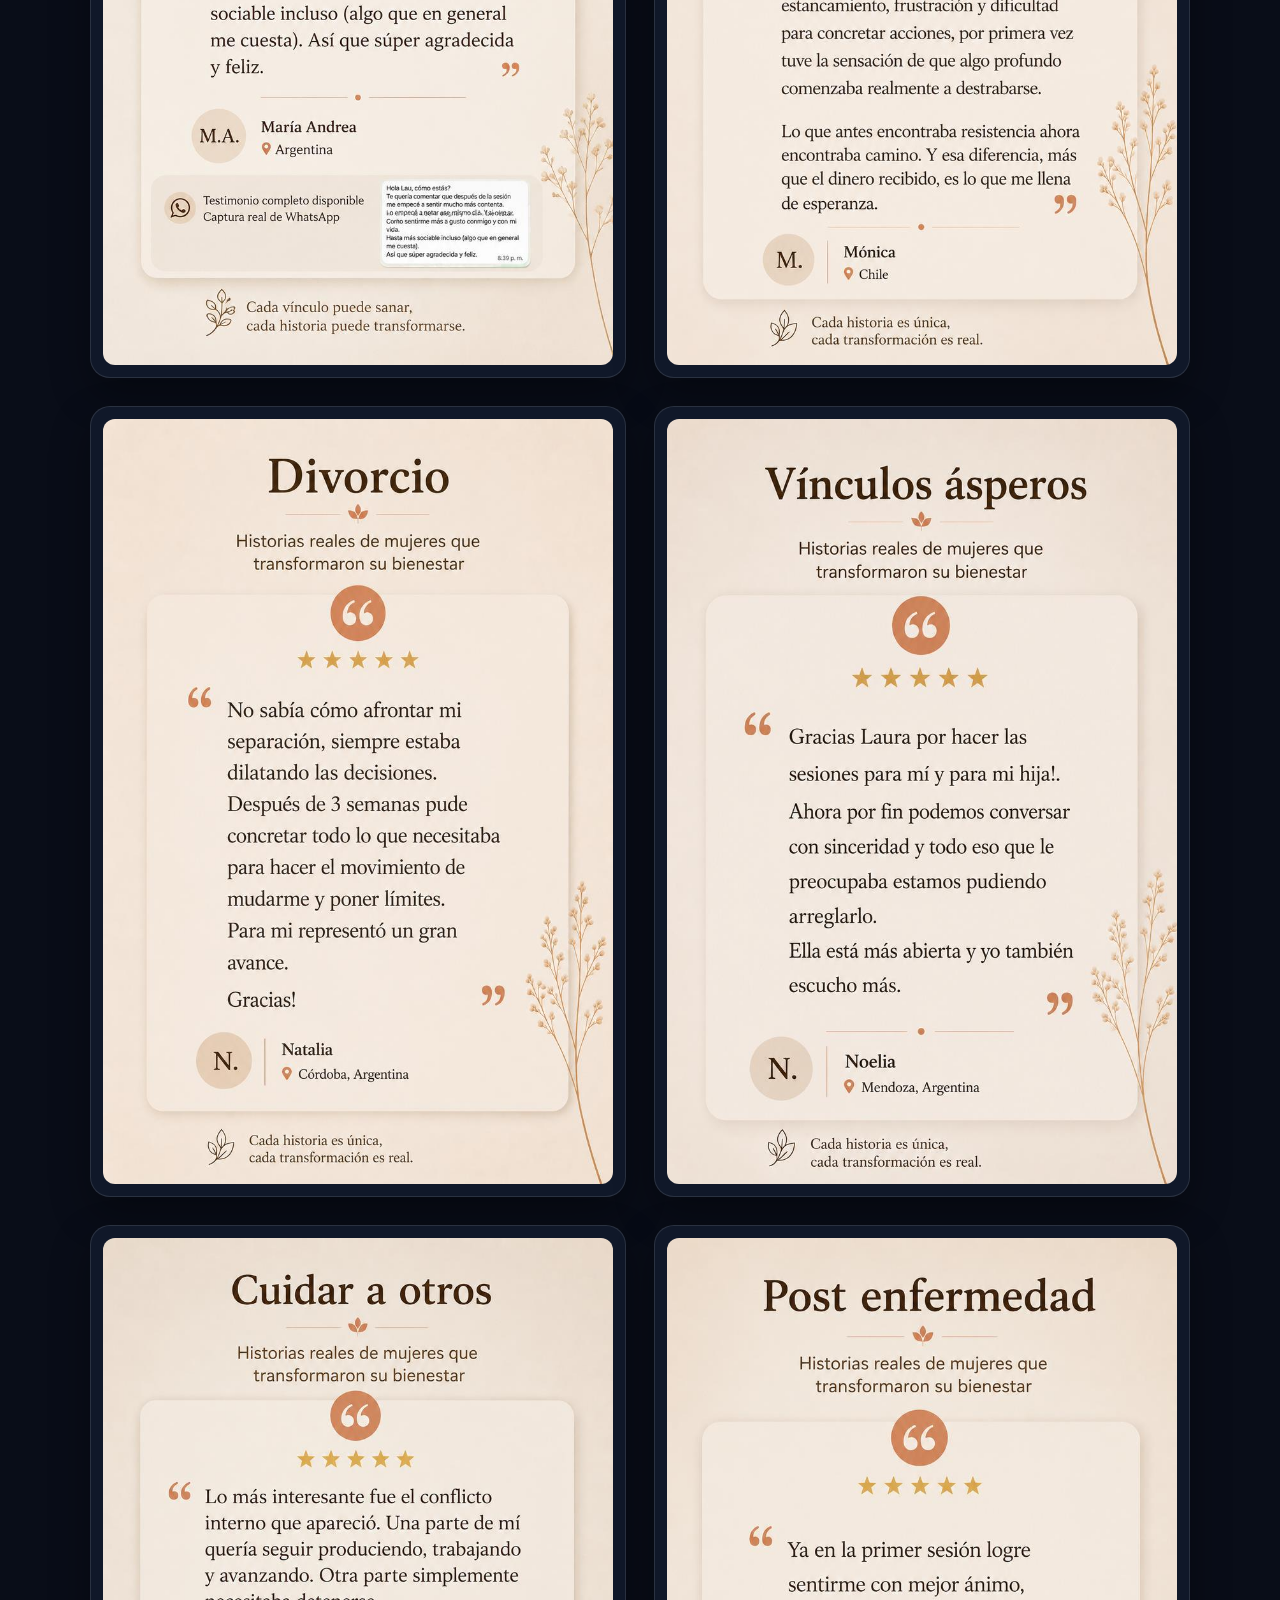
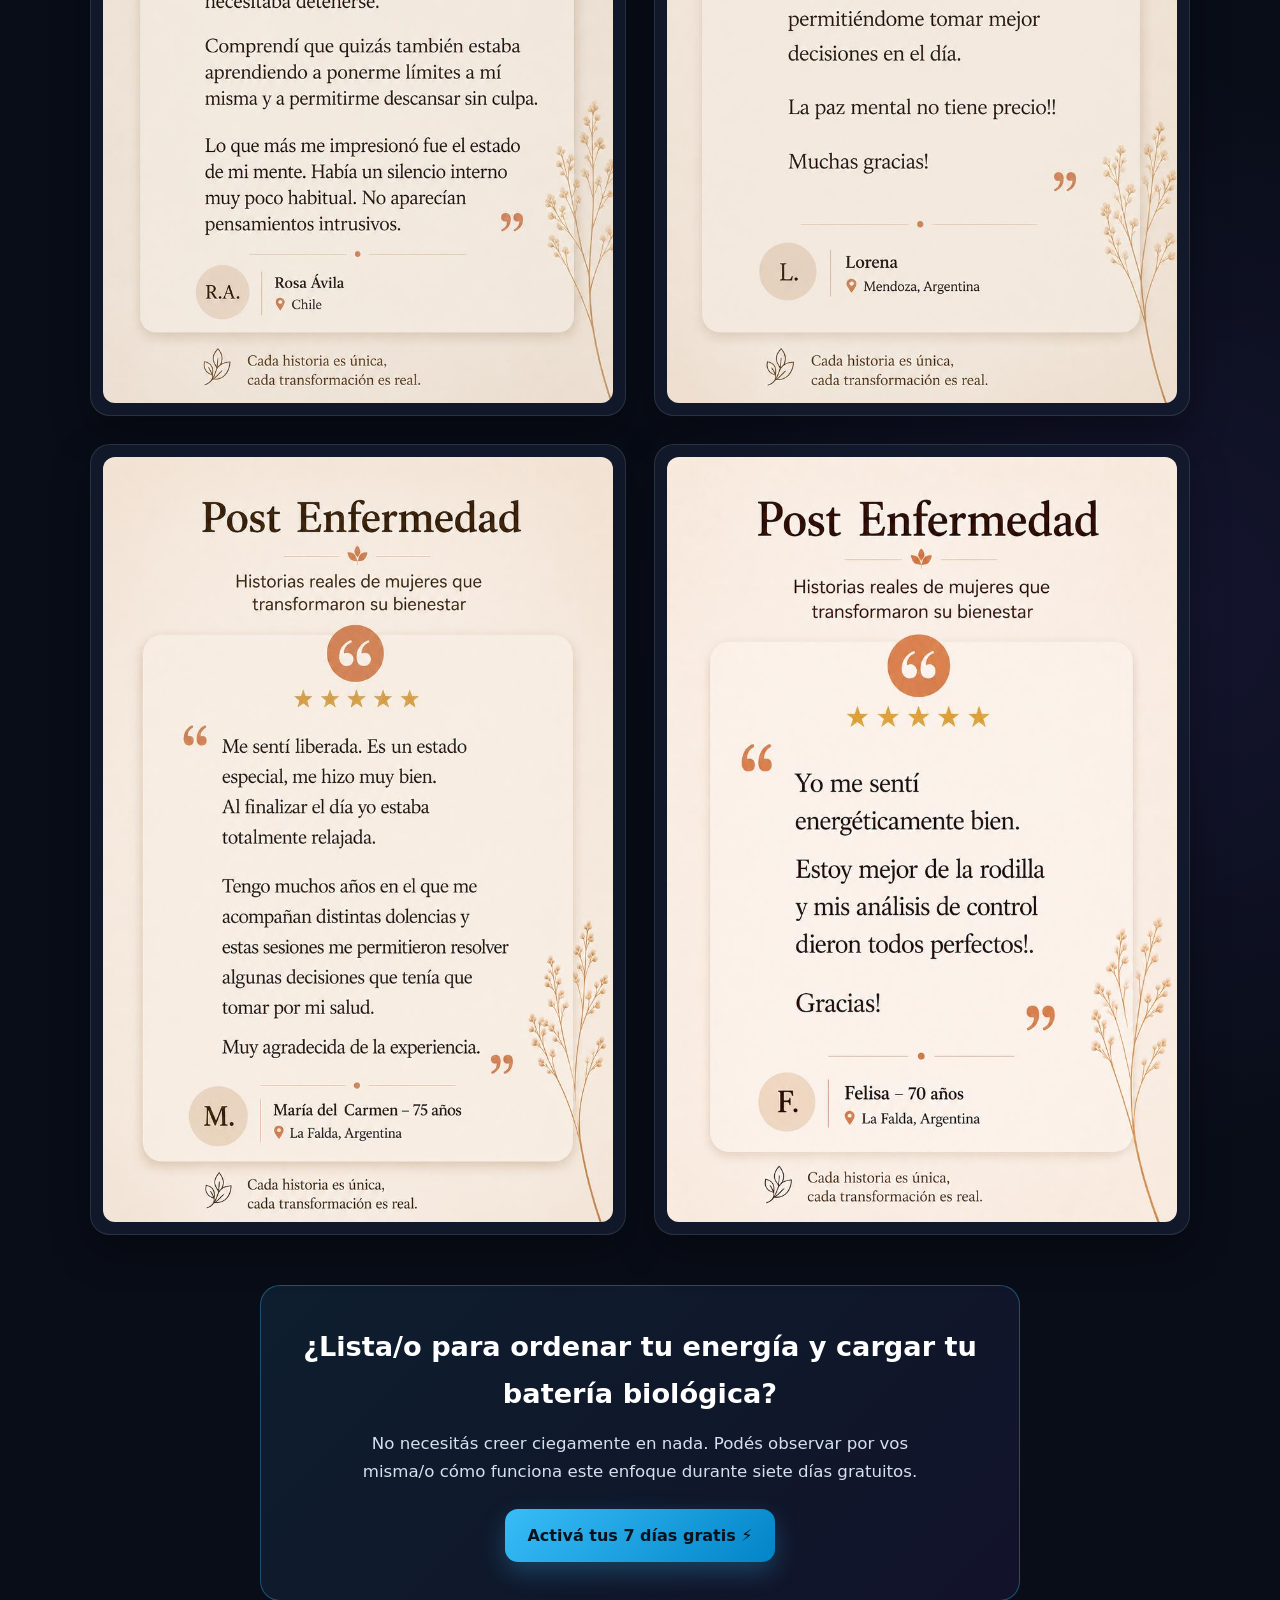
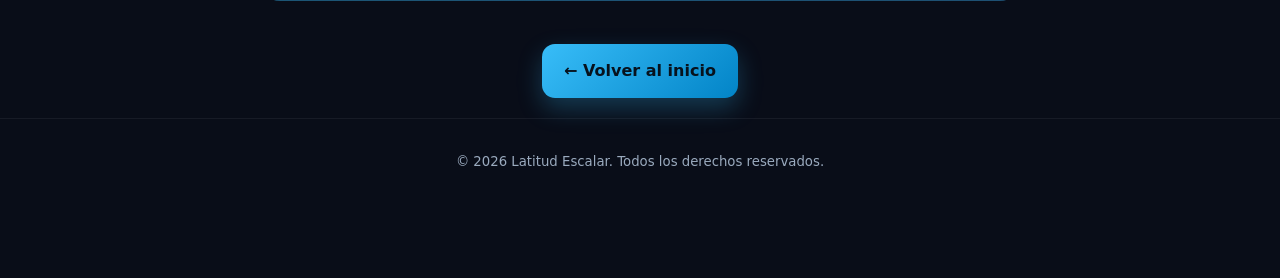
<file: testimonios.html>
<!DOCTYPE html>
<html lang="es">
<head>
<meta charset="UTF-8">
<meta name="viewport" content="width=device-width, initial-scale=1.0">
<title>Testimonios | Latitud Escalar</title>

<link rel="stylesheet" href="./chatbot.css">
<script src="./chatbot.js" defer></script>

<style>
:root {
  --bg:#090d18;
  --card:#131c2fcc;
  --text:#f4f8ff;
  --muted:#b6c2d3;
  --blue:#38bdf8;
  --blue2:#0284c7;
  --line:#ffffff1c;
}

* {
  box-sizing:border-box;
}

html {
  scroll-behavior:smooth;
}

body {
  margin:0;
  min-width:320px;
  color:var(--text);
  font-family:"Segoe UI",system-ui,sans-serif;
  line-height:1.72;
  background:
    radial-gradient(circle at 50% -10%,#38bdf82b,transparent 38rem),
    radial-gradient(circle at 90% 75%,#7c5cff1a,transparent 34rem),
    var(--bg);
}

.container {
  width:min(100% - 32px,1100px);
  margin:auto;
}

.top-nav-container {
  display:flex;
  justify-content:space-between;
  align-items:center;
  gap:16px;
  padding:20px 0 16px;
  border-bottom:1px solid var(--line);
}

.brand-logo {
  color:#fff;
  font-size:1.05rem;
  font-weight:800;
  text-decoration:none;
  white-space:nowrap;
}

.nav-links {
  display:flex;
  gap:8px;
  align-items:center;
  overflow-x:auto;
  padding:2px 0 7px;
  scrollbar-width:none;
}

.nav-links::-webkit-scrollbar {
  display:none;
}

.nav-links a {
  color:var(--muted);
  border:1px solid #ffffff12;
  border-radius:8px;
  background:#ffffff08;
  font-size:.8rem;
  font-weight:600;
  padding:6px 10px;
  text-decoration:none;
  white-space:nowrap;
}

.nav-links a:hover,
.nav-links a.active {
  color:var(--blue);
  border-color:#38bdf859;
  background:#38bdf814;
}

.intro {
  padding:70px 0 45px;
  text-align:center;
}

h1 {
  max-width:800px;
  margin:22px auto 14px;
  font-size:clamp(2.25rem,6vw,4rem);
  letter-spacing:-.055em;
  line-height:1.08;
  background:linear-gradient(135deg,#fff 18%,var(--blue));
  -webkit-background-clip:text;
  background-clip:text;
  color:transparent;
}

.lead {
  max-width:650px;
  margin:auto;
  color:#d6e1ee;
  font-size:clamp(1.04rem,2vw,1.2rem);
}

.testimonials-grid {
  display:grid;
  grid-template-columns:repeat(2,minmax(0,1fr));
  gap:28px;
  align-items:start;
  padding-bottom:30px;
}

.testimonial-card {
  width:100%;
  padding:12px;
  background:var(--card);
  border:1px solid var(--line);
  border-radius:20px;
  box-shadow:0 16px 40px #0005;
}

.testimonial-card img {
  display:block;
  width:100%;
  height:auto;
  border-radius:12px;
}

.cta-box {
  max-width:760px;
  margin:20px auto 35px;
  padding:38px 26px;
  border:1px solid #38bdf859;
  border-radius:20px;
  background:linear-gradient(135deg,#38bdf81a,#7c5cff14);
  text-align:center;
}

.cta-box h2 {
  margin:0 0 12px;
  color:#fff;
  font-size:clamp(1.35rem,3vw,1.7rem);
}

.cta-box p {
  max-width:570px;
  margin:auto;
  color:#d6e1ee;
  font-size:1.04rem;
}

.cta-btn,
.btn-back {
  display:inline-flex;
  align-items:center;
  justify-content:center;
  min-height:50px;
  margin-top:22px;
  padding:13px 22px;
  border-radius:13px;
  color:#07121d;
  background:linear-gradient(135deg,var(--blue),var(--blue2));
  box-shadow:0 10px 25px #38bdf842;
  font-size:1rem;
  font-weight:850;
  text-decoration:none;
}

.back-btn-container {
  display:flex;
  justify-content:center;
  padding:8px 0 20px;
}

.back-btn-container .btn-back {
  margin-top:0;
}

footer {
  padding:32px 20px 104px;
  border-top:1px solid #ffffff0f;
  color:#9aaabe;
  font-size:.83rem;
  text-align:center;
}

@media (max-width:760px) {
  .top-nav-container {
    align-items:flex-start;
    flex-direction:column;
  }

  .nav-links {
    width:100%;
  }

  .intro {
    padding:52px 0 38px;
  }

  .testimonials-grid {
    grid-template-columns:1fr;
    gap:22px;
  }

  .testimonial-card {
    max-width:620px;
    margin:auto;
  }
}

@media (max-width:460px) {
  .container {
    width:min(100% - 24px,920px);
  }

  .testimonial-card {
    padding:9px;
    border-radius:16px;
  }
}
</style>
</head>

<body>
<div class="container">

<header class="top-nav-container">
  <a href="./index.html" class="brand-logo">Latitud Escalar</a>

  <nav class="nav-links">
    <a href="./como-funciona.html">¿Cómo funciona?</a>
    <a href="./servicios.html">Servicios</a>
    <a href="./sobre-mi.html">La Operadora</a>
    <a href="./testimonios.html" class="active">Testimonios</a>
    <a href="./preguntas-frecuentes.html">Preguntas frecuentes</a>
  </nav>
</header>

<main>
<section class="intro">
  <h1>Historias reales</h1>
  <p class="lead">
    Experiencias compartidas por personas que probaron las sesiones de energía escalar.
  </p>
</section>

<section class="testimonials-grid">
  <div class="testimonial-card">
    <img src="./testimonio1.jpg" alt="Testimonio 1" loading="lazy">
  </div>

  <div class="testimonial-card">
    <img src="./testimonio2.jpg" alt="Testimonio 2" loading="lazy">
  </div>

  <div class="testimonial-card">
    <img src="./testimonio3.jpg" alt="Testimonio 3" loading="lazy">
  </div>

  <div class="testimonial-card">
    <img src="./testimonio4.jpg" alt="Testimonio 4" loading="lazy">
  </div>

  <div class="testimonial-card">
    <img src="./testimonio5.jpg" alt="Testimonio 5" loading="lazy">
  </div>

  <div class="testimonial-card">
    <img src="./testimonio6.jpg" alt="Testimonio 6" loading="lazy">
  </div>

  <div class="testimonial-card">
    <img src="./testimonio7.jpg" alt="Testimonio 7" loading="lazy">
  </div>

  <div class="testimonial-card">
    <img src="./testimonio8.jpg" alt="Testimonio 8" loading="lazy">
  </div>

  <div class="testimonial-card">
    <img src="./testimonio9.jpg" alt="Testimonio 9" loading="lazy">
  </div>

  <div class="testimonial-card">
    <img src="./testimonio10.jpg" alt="Testimonio 10" loading="lazy">
  </div>
</section>

<section class="cta-box">
  <h2>¿Lista/o para ordenar tu energía y cargar tu batería biológica?</h2>

  <p>
    No necesitás creer ciegamente en nada. Podés observar por vos misma/o cómo funciona
    este enfoque durante siete días gratuitos.
  </p>

  <a href="./index.html#registro" class="cta-btn">
    Activá tus 7 días gratis ⚡
  </a>
</section>

<div class="back-btn-container">
  <a href="./index.html" class="btn-back">← Volver al inicio</a>
</div>
</main>
</div>

<footer>
  © 2026 Latitud Escalar. Todos los derechos reservados.
</footer>
</body>
</html>
</file>
<file: chatbot.css>
* {
  box-sizing: border-box;
}

.floating-desktop-cta {
  position: fixed;
  z-index: 10001;
  top: 20px;
  right: 24px;
  padding: 11px 18px;
  border-radius: 14px;
  color: #07121d;
  background: linear-gradient(135deg, #38bdf8, #0284c7);
  font-weight: 850;
  text-decoration: none;
}

.floating-container {
  position: fixed;
  z-index: 10002;
  right: 20px;
  bottom: 20px;
  left: 20px;
  display: flex;
  align-items: center;
  justify-content: space-between;
  pointer-events: none;
}

.floating-socials {
  display: flex;
  gap: 10px;
  margin-left: auto;
  pointer-events: auto;
}

.floating-mobile-cta {
  display: inline-flex;
  align-items: center;
  padding: 12px 16px;
  border-radius: 99px;
  color: #07121d;
  background: linear-gradient(135deg, #38bdf8, #0284c7);
  font-size: .82rem;
  font-weight: 850;
  pointer-events: auto;
  text-decoration: none;
}

.float-btn {
  display: grid;
  width: 46px;
  height: 46px;
  place-items: center;
  border: 0;
  border-radius: 50%;
  color: #fff;
  box-shadow: 0 5px 16px #0005;
  cursor: pointer;
  text-decoration: none;
}

.float-btn svg {
  width: 23px;
  height: 23px;
  fill: currentColor;
}

.btn-whatsapp {
  background: #25d366;
}

.btn-instagram {
  background: linear-gradient(135deg, #f9ce34, #ee2a7b, #6228d7);
}

.btn-gemini {
  background: linear-gradient(135deg, #4f46e5, #7c3aed);
}

.chat-widget {
  position: fixed;
  z-index: 10003;
  right: 20px;
  bottom: 78px;
  display: none;
  flex-direction: column;
  width: min(340px, calc(100vw - 32px));
  height: 440px;
  overflow: hidden;
  border: 1px solid #7c9ac2;
  border-radius: 18px;
  background: #dbeafe !important;
  box-shadow: 0 18px 42px #0009;
}

/* Mantiene Flexbox incluso si JavaScript abre el widget con display:block */
.chat-widget[style*="display: block"],
.chat-widget[style*="display:block"] {
  display: flex !important;
}

.chat-header {
  display: flex;
  flex: 0 0 auto;
  align-items: center;
  justify-content: space-between;
  padding: 13px 16px;
  color: #fff;
  background: #37308f !important;
}

.chat-header h4 {
  margin: 0;
  font-size: .95rem;
}

.chat-header span {
  color: #ddd6fe;
  font-size: .74rem;
}

.chat-close {
  border: 0;
  color: #fff;
  background: transparent;
  font-size: 1.35rem;
  cursor: pointer;
}

.chat-messages {
  display: flex;
  flex: 1 1 auto;
  flex-direction: column;
  min-height: 0;
  gap: 10px;
  padding: 14px;
  overflow-y: auto;
  background: #eff6ff !important;
}

.chat-msg {
  max-width: 84%;
  min-width: 0;
  padding: 10px 12px;
  border-radius: 12px;
  font-size: .84rem;
  line-height: 1.45;
  text-align: left !important;
  white-space: pre-wrap;
  overflow-wrap: anywhere;
  word-break: break-word;
}

.msg-bot {
  align-self: flex-start;
  color: #172554 !important;
  background: #bfdbfe !important;
}

.msg-user {
  align-self: flex-end;
  color: #fff !important;
  background: #5146e5 !important;
}

.chat-msg a {
  display: inline-block;
  max-width: 100%;
  color: #1d4ed8;
  font-weight: 800;
  overflow-wrap: anywhere;
  word-break: break-word;
  text-decoration: underline;
}

.chat-input-area {
  display: flex;
  flex: 0 0 auto;
  gap: 7px;
  margin-top: auto;
  padding: 10px;
  border-top: 1px solid #91a9c8;
  background: #dbeafe !important;
}

.chat-input-area input {
  min-width: 0;
  flex: 1 1 auto;
  padding: 10px;
  border: 1px solid #7893b5;
  border-radius: 9px;
  outline: none;
  color: #172554;
  background: #eff6ff;
}

.chat-input-area input:focus {
  border-color: #2563eb;
  box-shadow: 0 0 0 2px #60a5fa;
}

.chat-input-area button {
  flex: 0 0 auto;
  padding: 9px 13px;
  border: 0;
  border-radius: 9px;
  color: #fff;
  background: #5146e5;
  font-weight: 700;
  cursor: pointer;
}

@media (min-width: 768px) {
  .floating-mobile-cta {
    display: none;
  }

  .floating-container {
    left: auto;
    justify-content: flex-end;
  }
}

@media (max-width: 760px) {
  .floating-desktop-cta {
    display: none;
  }
}

@media (max-width: 460px) {
  .chat-widget {
    right: 8px;
    bottom: 70px;
    left: 8px;
    width: auto;
    height: 440px;
  }

  .floating-container {
    right: 12px;
    bottom: 12px;
    left: 12px;
  }

  .floating-socials {
    gap: 7px;
  }

  .float-btn {
    width: 42px;
    height: 42px;
  }
}
</file>
